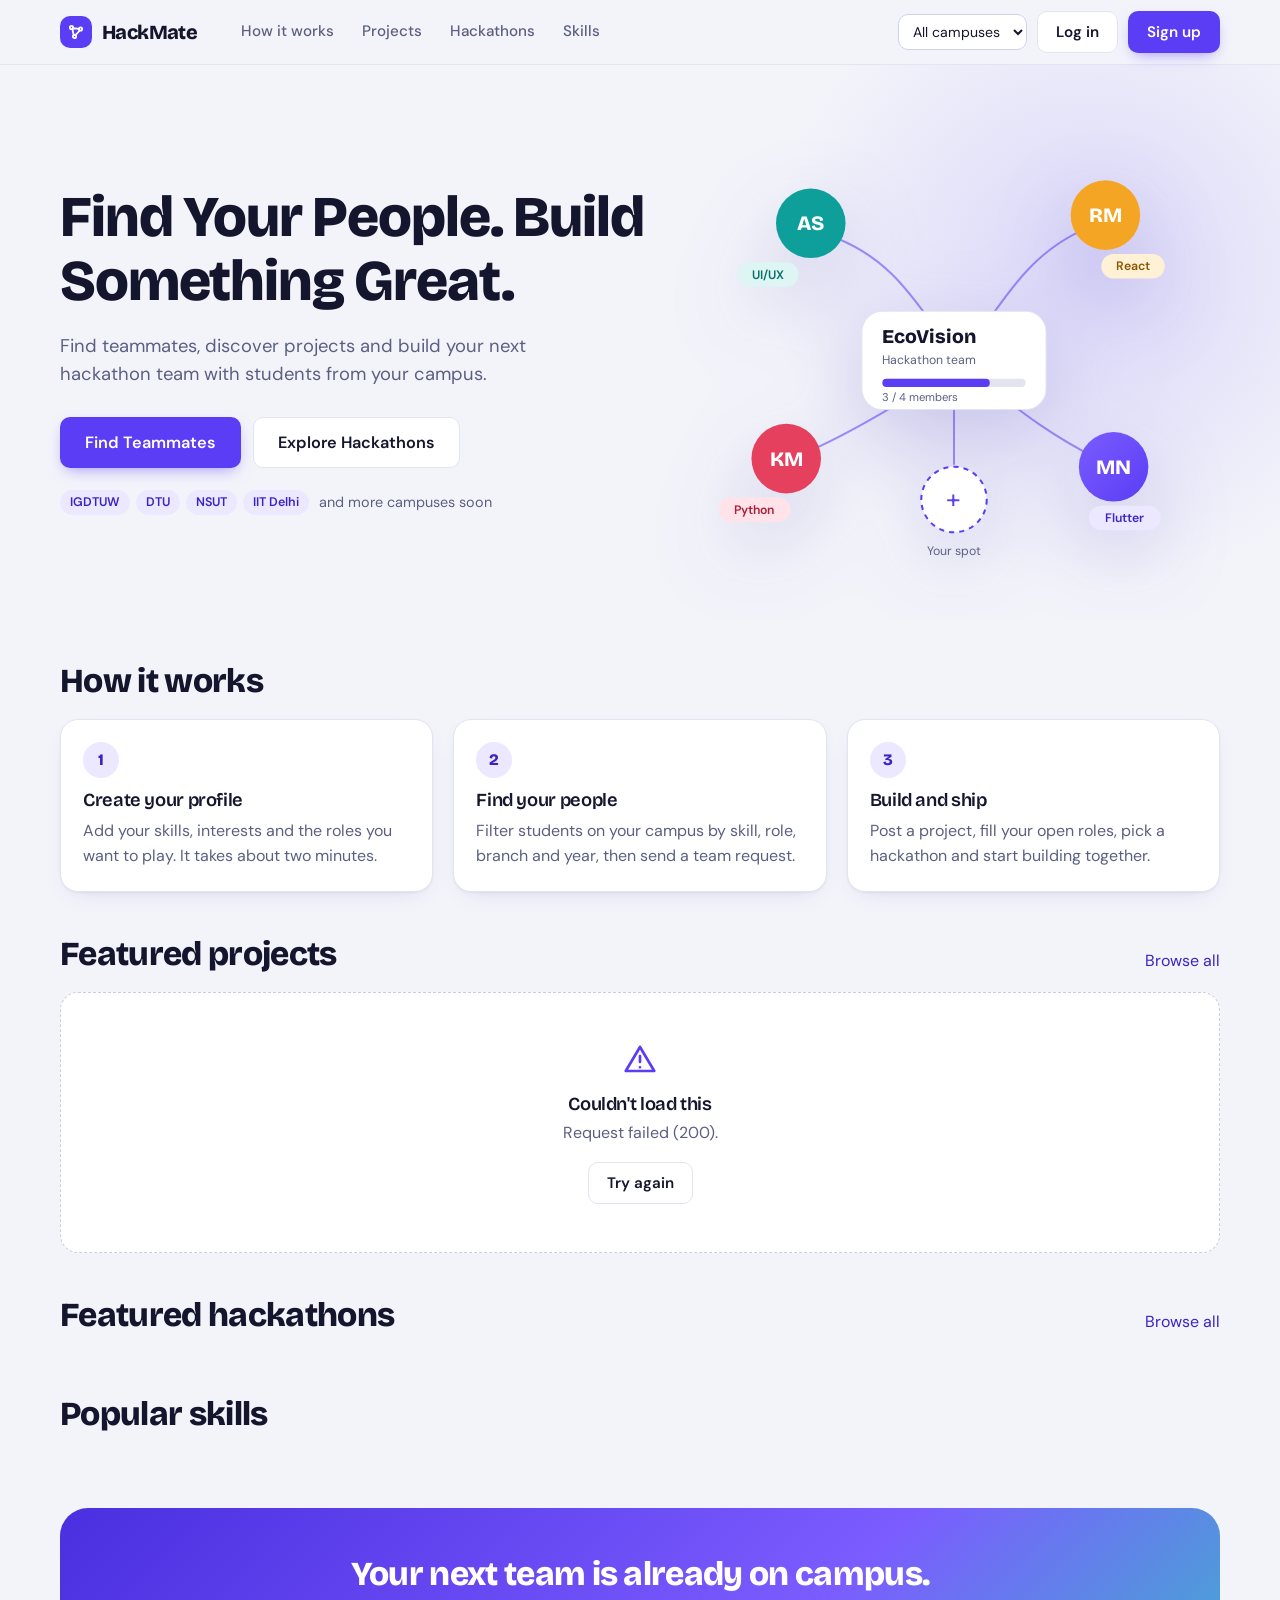
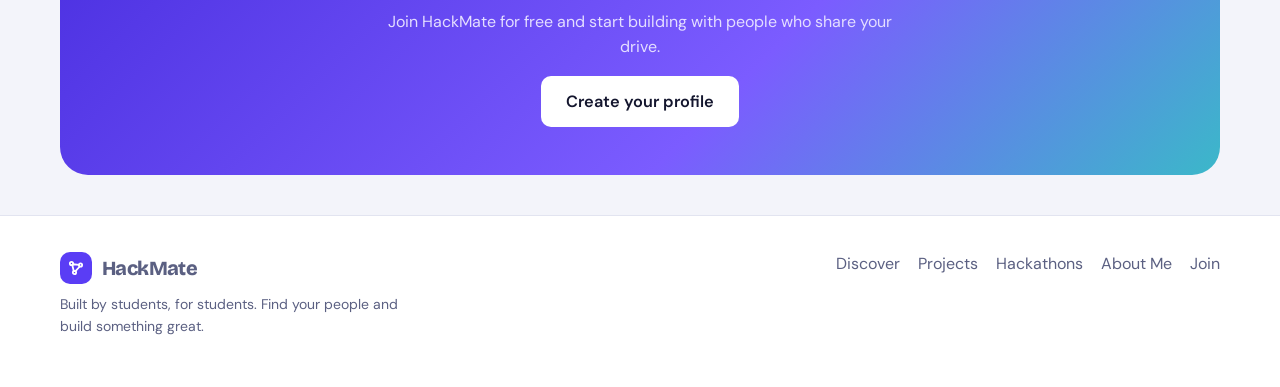
<file: frontend/index.html>
<!DOCTYPE html>
<html lang="en">
<head>
<meta charset="utf-8">
<meta name="viewport" content="width=device-width, initial-scale=1">
<title>HackMate: Find Your People. Build Something Great.</title>
<meta name="description" content="HackMate: find teammates, discover projects and build your next hackathon team with students from your campus.">
<link rel="icon" href="data:image/svg+xml,%3Csvg xmlns='http://www.w3.org/2000/svg' viewBox='0 0 32 32'%3E%3Crect width='32' height='32' rx='9' fill='%235A3DF5'/%3E%3Ccircle cx='10' cy='10' r='3' fill='white'/%3E%3Ccircle cx='22' cy='12' r='3' fill='white'/%3E%3Ccircle cx='14' cy='23' r='3' fill='white'/%3E%3C/svg%3E">
<link rel="stylesheet" href="css/main.css">
<link rel="stylesheet" href="css/landing.css">
<link rel="stylesheet" href="css/responsive.css">
</head>
<body data-root="" data-page="home">
<div id="app-nav"></div>
<main>
<section class="hero"><div class="container hero-grid">
  <div><h1>Find Your People. Build Something Great.</h1>
  <p class="lead">Find teammates, discover projects and build your next hackathon team with students from your campus.</p>
  <div class="hero-cta"><a class="btn btn-primary btn-lg" href="pages/discover.html">Find Teammates</a><a class="btn btn-ghost btn-lg" href="pages/hackathons.html">Explore Hackathons</a></div>
  <div class="hero-note"><span class="chips"><span class="chip">IGDTUW</span><span class="chip">DTU</span><span class="chip">NSUT</span><span class="chip">IIT Delhi</span></span><span>and more campuses soon</span></div></div>
  <div><svg class="hero-art" viewBox="0 0 520 440" role="img" aria-label="Four students connected into a hackathon team by their skills">
<defs><linearGradient id="gv" x1="0" y1="0" x2="1" y2="1"><stop offset="0" stop-color="#7B5CFF"/><stop offset="1" stop-color="#5A3DF5"/></linearGradient></defs>
<g class="link-set"><path class="link draw" d="M138 112 C190 130 215 165 240 200"/><path class="link draw" d="M392 104 C340 125 315 165 290 200"/><path class="link draw" d="M120 322 C170 300 205 275 238 258"/><path class="link draw" d="M400 330 C350 305 318 278 292 258"/><path class="link draw" d="M260 282 L260 336"/></g>
<rect x="170" y="186" width="180" height="96" rx="20" fill="#fff" stroke="#E2E4F0"/>
<text x="190" y="217" font-family="Bricolage Grotesque, DM Sans, sans-serif" font-weight="800" font-size="19" fill="#14162E">EcoVision</text>
<text x="190" y="238" font-family="DM Sans, sans-serif" font-size="12" fill="#5B6082">Hackathon team</text>
<rect x="190" y="252" width="140" height="8" rx="4" fill="#E2E4F0"/><rect x="190" y="252" width="105" height="8" rx="4" fill="#5A3DF5"/>
<text x="190" y="274" font-family="DM Sans, sans-serif" font-size="11" fill="#5B6082">3 / 4 members</text>
<g font-family="Bricolage Grotesque, DM Sans, sans-serif" font-weight="800" font-size="20" fill="#fff" text-anchor="middle">
<circle cx="120" cy="100" r="34" fill="#0E9F9A"/><text x="120" y="107">AS</text>
<circle cx="408" cy="92" r="34" fill="#F5A524"/><text x="408" y="99">RM</text>
<circle cx="96" cy="330" r="34" fill="#E5405E"/><text x="96" y="337">KM</text>
<circle cx="416" cy="338" r="34" fill="url(#gv)"/><text x="416" y="345">MN</text></g>
<circle cx="260" cy="370" r="32" fill="#fff" stroke="#5A3DF5" stroke-width="2" stroke-dasharray="5 5"/><text x="260" y="378" text-anchor="middle" font-size="26" fill="#5A3DF5" font-family="DM Sans, sans-serif">+</text>
<text x="260" y="424" text-anchor="middle" font-size="12" fill="#5B6082" font-family="DM Sans, sans-serif">Your spot</text>
<g font-family="DM Sans, sans-serif" font-size="12" font-weight="600">
<rect x="48" y="138" width="60" height="24" rx="12" fill="#DDF5F3"/><text x="78" y="154" text-anchor="middle" fill="#0A6F6B">UI/UX</text>
<rect x="404" y="130" width="62" height="24" rx="12" fill="#FFF1D6"/><text x="435" y="146" text-anchor="middle" fill="#8A5600">React</text>
<rect x="30" y="368" width="70" height="24" rx="12" fill="#FFE3E8"/><text x="65" y="384" text-anchor="middle" fill="#A8203B">Python</text>
<rect x="392" y="376" width="70" height="24" rx="12" fill="#ECE8FF"/><text x="427" y="392" text-anchor="middle" fill="#3B24C4">Flutter</text></g>
</svg></div></div></section>
<div class="container">
  <div class="stats" id="stats" aria-label="Platform statistics"></div>
  <section class="section" id="how"><div class="section-head"><h2>How it works</h2></div><div class="steps"><div class="card"><div class="step-n">1</div><h3>Create your profile</h3><p class="muted" style="margin:0">Add your skills, interests and the roles you want to play. It takes about two minutes.</p></div><div class="card"><div class="step-n">2</div><h3>Find your people</h3><p class="muted" style="margin:0">Filter students on your campus by skill, role, branch and year, then send a team request.</p></div><div class="card"><div class="step-n">3</div><h3>Build and ship</h3><p class="muted" style="margin:0">Post a project, fill your open roles, pick a hackathon and start building together.</p></div></div></section>
  <section class="section" id="projects"><div class="section-head"><h2>Featured projects</h2><a href="pages/projects.html">Browse all</a></div><div class="grid-cards" id="featuredProjects"></div></section>
  <section class="section" id="hackathons"><div class="section-head"><h2>Featured hackathons</h2><a href="pages/hackathons.html">Browse all</a></div><div class="grid-cards" id="featuredHackathons"></div></section>
  <section class="section" id="skills"><div class="section-head"><h2>Popular skills</h2></div><div class="skill-cloud" id="skillCloud"></div></section>
  <section class="cta-band"><h2 style="color:#fff">Your next team is already on campus.</h2><p>Join HackMate for free and start building with people who share your drive.</p><a class="btn btn-ghost btn-lg" href="pages/signup.html">Create your profile</a></section>
</div></main>
<div id="app-footer"></div>
<div class="toast-stack" id="toasts" aria-live="polite"></div>
<script src="js/utils.js"></script>
<script src="js/api.js"></script>
<script src="js/components.js"></script>
<script src="js/landing.js"></script>
</body>
</html>
</file>
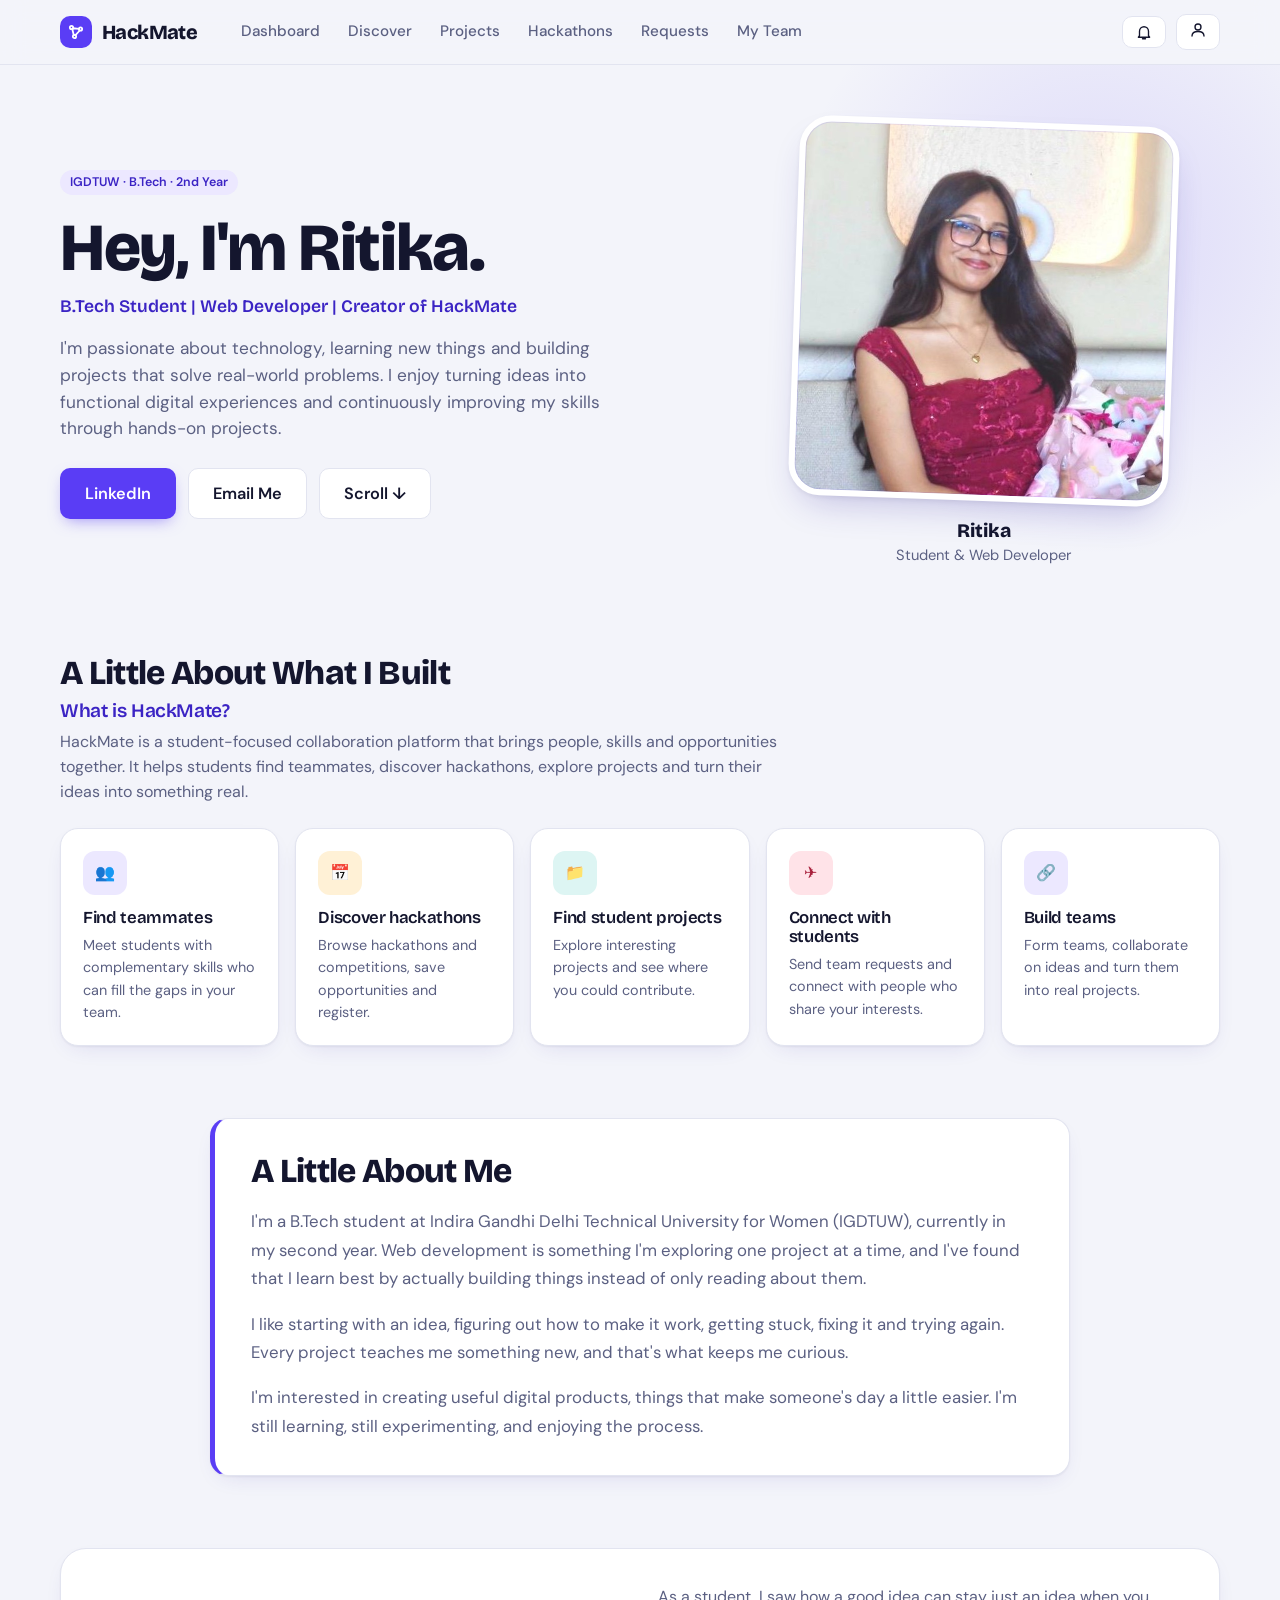
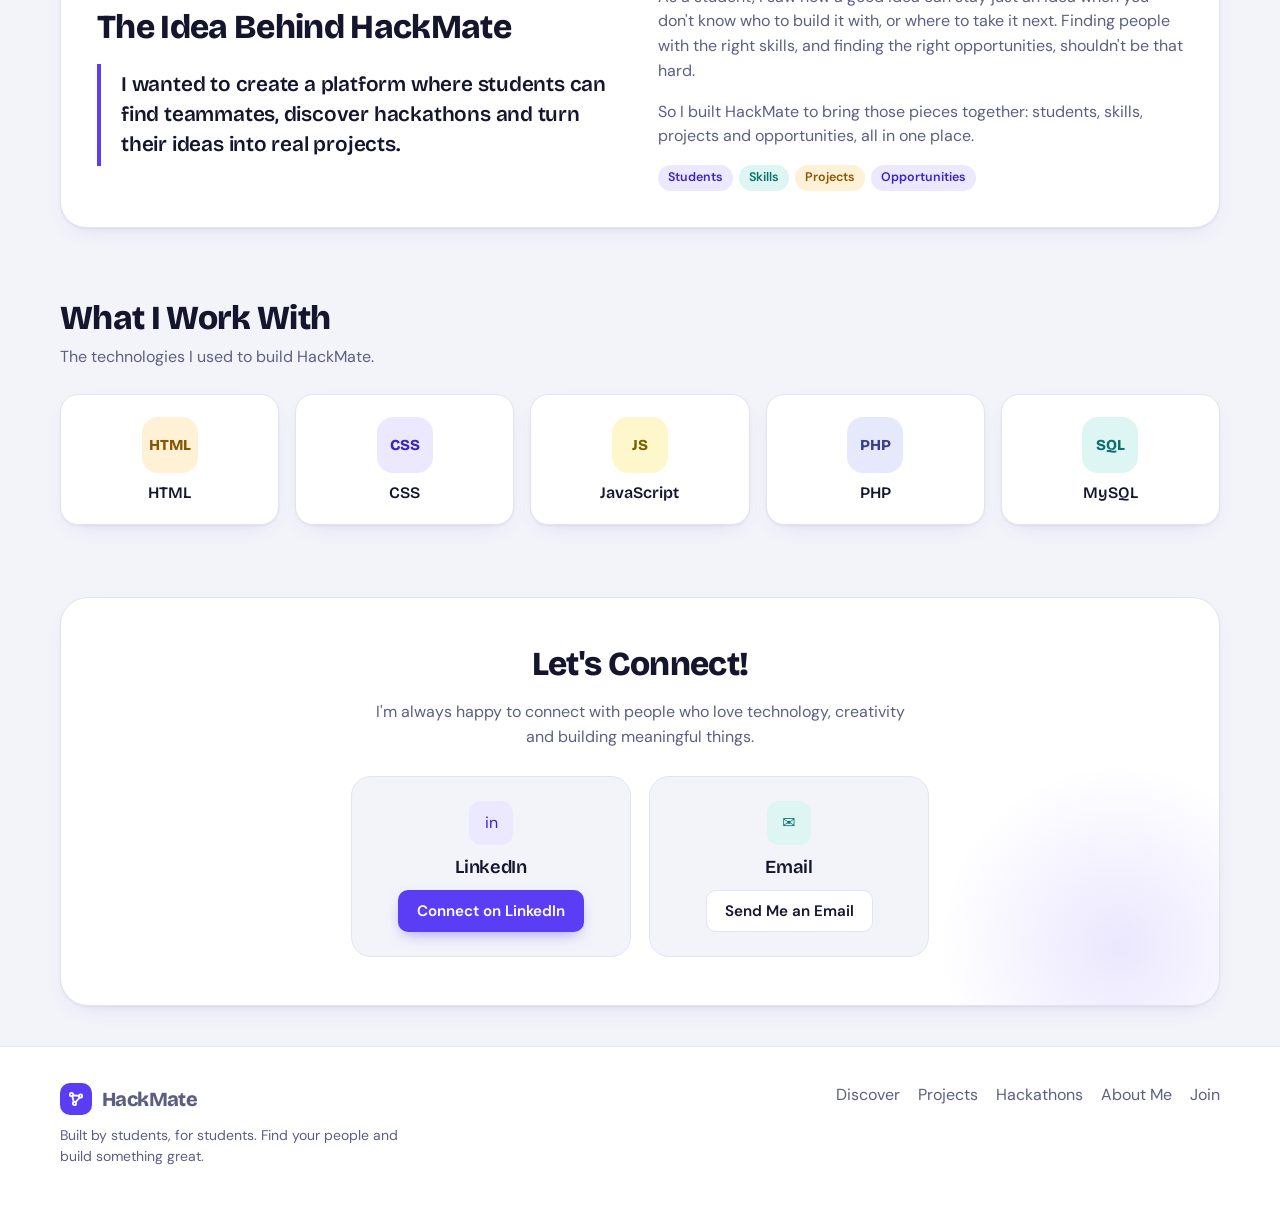
<file: frontend/pages/about-me.html>
<!DOCTYPE html>
<html lang="en">
<head>
  <meta charset="utf-8">
  <meta name="viewport" content="width=device-width, initial-scale=1">
  <title>About Me · HackMate</title>
  <meta name="description" content="Hey, I'm Ritika, a B.Tech student, web developer and the creator of HackMate.">

  <link rel="icon" href="data:image/svg+xml,%3Csvg xmlns='http://www.w3.org/2000/svg' viewBox='0 0 32 32'%3E%3Crect width='32' height='32' rx='9' fill='%235A3DF5'/%3E%3Ccircle cx='10' cy='10' r='3' fill='white'/%3E%3Ccircle cx='22' cy='12' r='3' fill='white'/%3E%3Ccircle cx='14' cy='23' r='3' fill='white'/%3E%3C/svg%3E">

  <link rel="stylesheet" href="../css/main.css">
  <link rel="stylesheet" href="../css/about-me.css">
  <link rel="stylesheet" href="../css/responsive.css">
</head>

<body data-root="../" data-page="about-me">

<div id="app-nav"></div>

<main id="top">

  <!-- 1. ABOUT ME -->
  <section class="me-hero" aria-labelledby="meTitle">
    <div class="container me-hero-grid">

      <div class="me-intro reveal">
        <span class="chip me-eyebrow">IGDTUW · B.Tech · 2nd Year</span>

        <h1 id="meTitle">Hey, I'm Ritika.</h1>

        <p class="me-sub">B.Tech Student | Web Developer | Creator of HackMate</p>

        <p class="me-lead">
          I'm passionate about technology, learning new things and building
          projects that solve real-world problems. I enjoy turning ideas into
          functional digital experiences and continuously improving my skills
          through hands-on projects.
        </p>

        <div class="me-actions">
          <a class="btn btn-primary btn-lg"
             href="https://www.linkedin.com/in/ritika-yadav-211150325/"
             target="_blank" rel="noopener noreferrer">
            LinkedIn
          </a>

          <a class="btn btn-ghost btn-lg"
             href="mailto:ritika102btit25@igdtuw.ac.in">
            Email Me
          </a>

          <a class="btn btn-ghost btn-lg me-scroll"
             href="#built" aria-label="Scroll to the next section">
            Scroll ↓
          </a>
        </div>
      </div>

      <figure class="me-photo-wrap reveal">
        <div class="me-photo" id="mePhotoBox">
          <img id="mePhoto"
               src="../assets/images/ritika.jpg"
               alt="Portrait of Ritika, creator of HackMate"
               width="420" height="420">

          <div class="me-photo-fallback" id="mePhotoFallback" hidden>
            <span aria-hidden="true">R</span>
            <small>Add your photo as<br>assets/images/ritika.jpg</small>
          </div>
        </div>

        <figcaption>
          <b>Ritika</b>
          <span>Student &amp; Web Developer</span>
        </figcaption>
      </figure>

    </div>
  </section>

  <div class="container">

    <!-- 2. WHAT I BUILT -->
    <section class="me-section" id="built" aria-labelledby="builtTitle">

      <div class="me-head reveal">
        <h2 id="builtTitle">A Little About What I Built</h2>

        <h3 class="me-subhead">What is HackMate?</h3>

        <p class="muted">
          HackMate is a student-focused collaboration platform that brings
          people, skills and opportunities together. It helps students find
          teammates, discover hackathons, explore projects and turn their
          ideas into something real.
        </p>
      </div>

      <div class="me-cards">

        <article class="card hoverable me-card reveal">
          <span class="me-icon">👥</span>
          <h3>Find teammates</h3>
          <p class="muted">Meet students with complementary skills who can fill the gaps in your team.</p>
        </article>

        <article class="card hoverable me-card reveal">
          <span class="me-icon sun">📅</span>
          <h3>Discover hackathons</h3>
          <p class="muted">Browse hackathons and competitions, save opportunities and register.</p>
        </article>

        <article class="card hoverable me-card reveal">
          <span class="me-icon teal">📁</span>
          <h3>Find student projects</h3>
          <p class="muted">Explore interesting projects and see where you could contribute.</p>
        </article>

        <article class="card hoverable me-card reveal">
          <span class="me-icon rose">✈</span>
          <h3>Connect with students</h3>
          <p class="muted">Send team requests and connect with people who share your interests.</p>
        </article>

        <article class="card hoverable me-card reveal">
          <span class="me-icon">🔗</span>
          <h3>Build teams</h3>
          <p class="muted">Form teams, collaborate on ideas and turn them into real projects.</p>
        </article>

      </div>
    </section>

    <!-- 3. MY STORY -->
    <section class="me-section" aria-labelledby="storyTitle">
      <div class="card me-story reveal">

        <h2 id="storyTitle">A Little About Me</h2>

        <p>
          I'm a B.Tech student at Indira Gandhi Delhi Technical University
          for Women (IGDTUW), currently in my second year. Web development
          is something I'm exploring one project at a time, and I've found
          that I learn best by actually building things instead of only reading about them.
        </p>

        <p>
          I like starting with an idea, figuring out how to make it work,
          getting stuck, fixing it and trying again. Every project teaches
          me something new, and that's what keeps me curious.
        </p>

        <p>
          I'm interested in creating useful digital products, things that
          make someone's day a little easier. I'm still learning, still
          experimenting, and enjoying the process.
        </p>

      </div>
    </section>

    <!-- 4. WHY I BUILT HACKMATE -->
    <section class="me-section" aria-labelledby="ideaTitle">
      <div class="me-idea reveal">

        <div>
          <h2 id="ideaTitle">The Idea Behind HackMate</h2>

          <blockquote class="me-quote">
            I wanted to create a platform where students can find teammates,
            discover hackathons and turn their ideas into real projects.
          </blockquote>
        </div>

        <div class="me-idea-text">
          <p>
            As a student, I saw how a good idea can stay just an idea when
            you don't know who to build it with, or where to take it next.
            Finding people with the right skills, and finding the right
            opportunities, shouldn't be that hard.
          </p>

          <p>
            So I built HackMate to bring those pieces together: students,
            skills, projects and opportunities, all in one place.
          </p>

          <div class="chips">
            <span class="chip">Students</span>
            <span class="chip teal">Skills</span>
            <span class="chip sun">Projects</span>
            <span class="chip">Opportunities</span>
          </div>
        </div>

      </div>
    </section>

    <!-- 5. SKILLS -->
    <section class="me-section" aria-labelledby="skillsTitle">

      <div class="me-head reveal">
        <h2 id="skillsTitle">What I Work With</h2>
        <p class="muted">The technologies I used to build HackMate.</p>
      </div>

      <ul class="me-tech" role="list">
        <li class="card hoverable reveal"><span class="tech-tile t-html">HTML</span><b>HTML</b></li>
        <li class="card hoverable reveal"><span class="tech-tile t-css">CSS</span><b>CSS</b></li>
        <li class="card hoverable reveal"><span class="tech-tile t-js">JS</span><b>JavaScript</b></li>
        <li class="card hoverable reveal"><span class="tech-tile t-php">PHP</span><b>PHP</b></li>
        <li class="card hoverable reveal"><span class="tech-tile t-sql">SQL</span><b>MySQL</b></li>
      </ul>

    </section>

    <!-- 6. CONNECT -->
    <section class="me-connect reveal" aria-labelledby="connectTitle">

      <h2 id="connectTitle">Let's Connect!</h2>

      <p>
        I'm always happy to connect with people who love technology,
        creativity and building meaningful things.
      </p>

      <div class="me-connect-grid">

        <div class="me-connect-card">
          <span class="me-icon">in</span>
          <h3>LinkedIn</h3>
          <a class="btn btn-primary"
             href="https://www.linkedin.com/in/ritika-yadav-211150325/"
             target="_blank" rel="noopener noreferrer">
            Connect on LinkedIn
          </a>
        </div>

        <div class="me-connect-card">
          <span class="me-icon teal">✉</span>
          <h3>Email</h3>
          <a class="btn btn-ghost"
             href="mailto:ritika102btit25@igdtuw.ac.in">
            Send Me an Email
          </a>
        </div>

      </div>
    </section>

  </div>
</main>

<div id="app-footer"></div>
<div class="toast-stack" id="toasts" aria-live="polite"></div>

<script src="../js/utils.js"></script>
<script src="../js/api.js"></script>
<script src="../js/components.js"></script>
<script src="../js/about-me.js"></script>

</body>
</html>
</file>
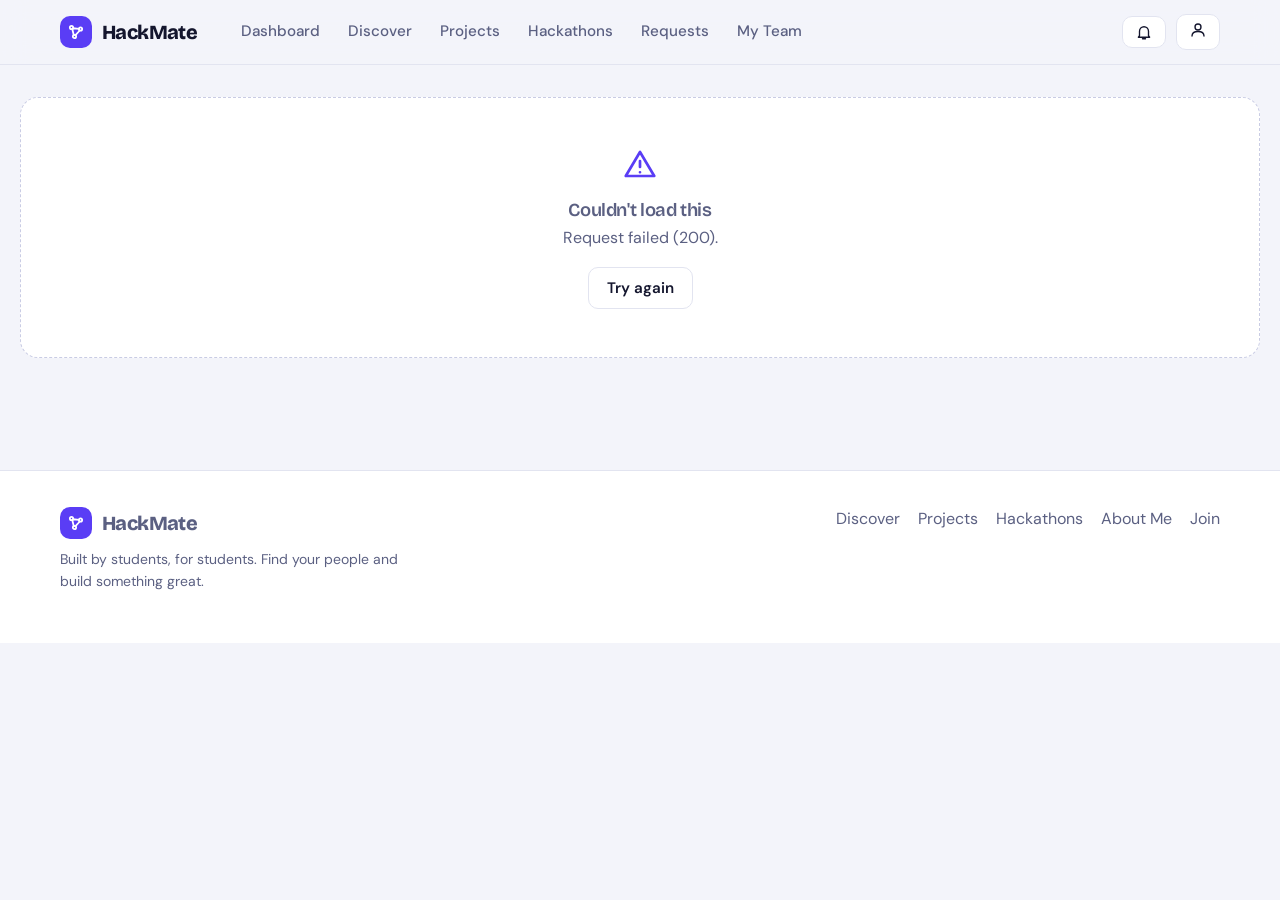
<file: frontend/pages/admin.html>
<!DOCTYPE html>
<html lang="en">
<head>
<meta charset="utf-8">
<meta name="viewport" content="width=device-width, initial-scale=1">
<title>Admin Command Centre · HackMate</title>
<meta name="description" content="HackMate Admin Command Centre: platform statistics, moderation and content management.">
<meta name="robots" content="noindex, nofollow">
<link rel="icon" href="data:image/svg+xml,%3Csvg xmlns='http://www.w3.org/2000/svg' viewBox='0 0 32 32'%3E%3Crect width='32' height='32' rx='9' fill='%235A3DF5'/%3E%3Ccircle cx='10' cy='10' r='3' fill='white'/%3E%3Ccircle cx='22' cy='12' r='3' fill='white'/%3E%3Ccircle cx='14' cy='23' r='3' fill='white'/%3E%3C/svg%3E">
<link rel="stylesheet" href="../css/main.css">
<link rel="stylesheet" href="../css/team.css">
<link rel="stylesheet" href="../css/admin.css">
<link rel="stylesheet" href="../css/responsive.css">
</head>
<body data-root="../" data-page="admin">
<div id="app-nav"></div>
<main class="container page admin-page">
<div id="adminGate" class="muted" role="status">Checking access…</div>
<div id="adminShell" hidden>
<div class="admin-layout">
<aside class="admin-side" aria-label="Admin navigation">
<div class="admin-brand"><span class="logo-mark" aria-hidden="true"><svg width="18" height="18" viewBox="0 0 32 32"><circle cx="10" cy="10" r="3.4" fill="#fff"/><circle cx="22" cy="12" r="3.4" fill="#fff"/><circle cx="14" cy="23" r="3.4" fill="#fff"/></svg></span><span><b>HackMate</b><small>Admin Console</small></span><span class="admin-pill">Admin</span></div>
<nav class="admin-nav" id="adminNav">
<a href="#overview" data-tab="overview"></a>
<a href="#users" data-tab="users"></a>
<a href="#projects" data-tab="projects"></a>
<a href="#hackathons" data-tab="hackathons"></a>
<a href="#reports" data-tab="reports"></a>
<a href="#skills" data-tab="skills"></a>
<a href="#activity" data-tab="activity"></a>
</nav>
<a class="admin-back" href="dashboard.html" id="adminBack"></a>
</aside>
<div class="admin-main">
<header class="admin-head">
<div><p class="admin-eyebrow">HackMate · Administration</p><h1>Admin Command Centre</h1><p class="admin-welcome" id="adminWelcome"></p></div>
<button class="btn btn-ghost btn-sm" id="adminRefresh" type="button"></button>
</header>
<h2 class="admin-section-title" id="sectionTitle" tabindex="-1">Overview</h2>
<div id="panel" aria-live="polite"></div>
</div>
</div>
</div>
</main>
<div id="app-footer"></div>
<div class="toast-stack" id="toasts" aria-live="polite"></div>
<script src="../js/utils.js"></script>
<script src="../js/api.js"></script>
<script src="../js/components.js"></script>
<script src="../js/admin-dashboard.js"></script>
<script src="../js/admin.js"></script>
</body>
</html>
</file>
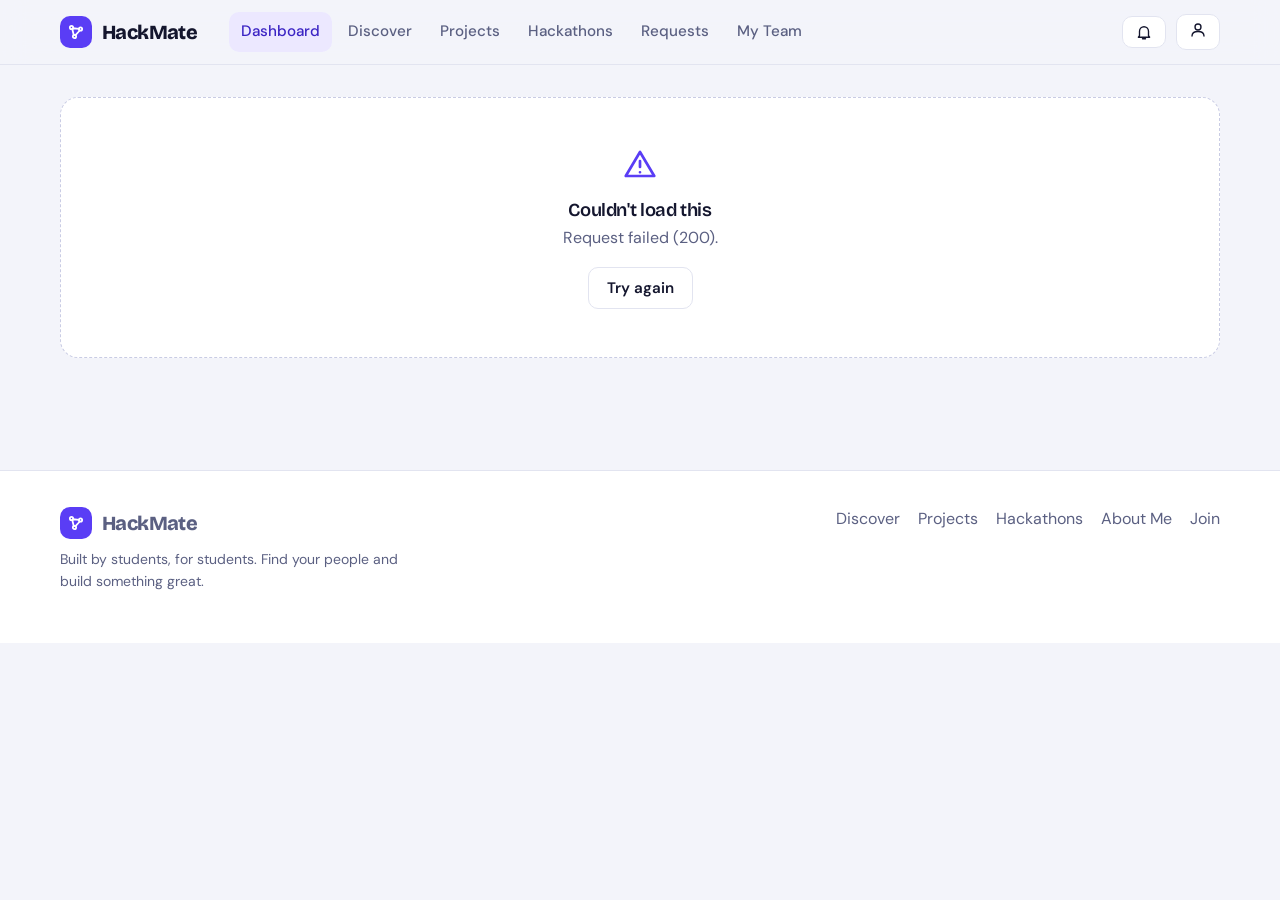
<file: frontend/pages/dashboard.html>
<!DOCTYPE html>
<html lang="en">
<head>
<meta charset="utf-8">
<meta name="viewport" content="width=device-width, initial-scale=1">
<title>Dashboard · HackMate</title>
<meta name="description" content="HackMate: find teammates, discover projects and build your next hackathon team with students from your campus.">
<link rel="icon" href="data:image/svg+xml,%3Csvg xmlns='http://www.w3.org/2000/svg' viewBox='0 0 32 32'%3E%3Crect width='32' height='32' rx='9' fill='%235A3DF5'/%3E%3Ccircle cx='10' cy='10' r='3' fill='white'/%3E%3Ccircle cx='22' cy='12' r='3' fill='white'/%3E%3Ccircle cx='14' cy='23' r='3' fill='white'/%3E%3C/svg%3E">
<link rel="stylesheet" href="../css/main.css">
<link rel="stylesheet" href="../css/dashboard.css">
<link rel="stylesheet" href="../css/responsive.css">
</head>
<body data-root="../" data-page="dashboard">
<div id="app-nav"></div>
<main class="container page">
<div id="dash"></div>
</main>
<div id="app-footer"></div>
<div class="toast-stack" id="toasts" aria-live="polite"></div>
<script src="../js/utils.js"></script>
<script src="../js/api.js"></script>
<script src="../js/components.js"></script>
<script src="../js/dashboard.js"></script>
</body>
</html>
</file>
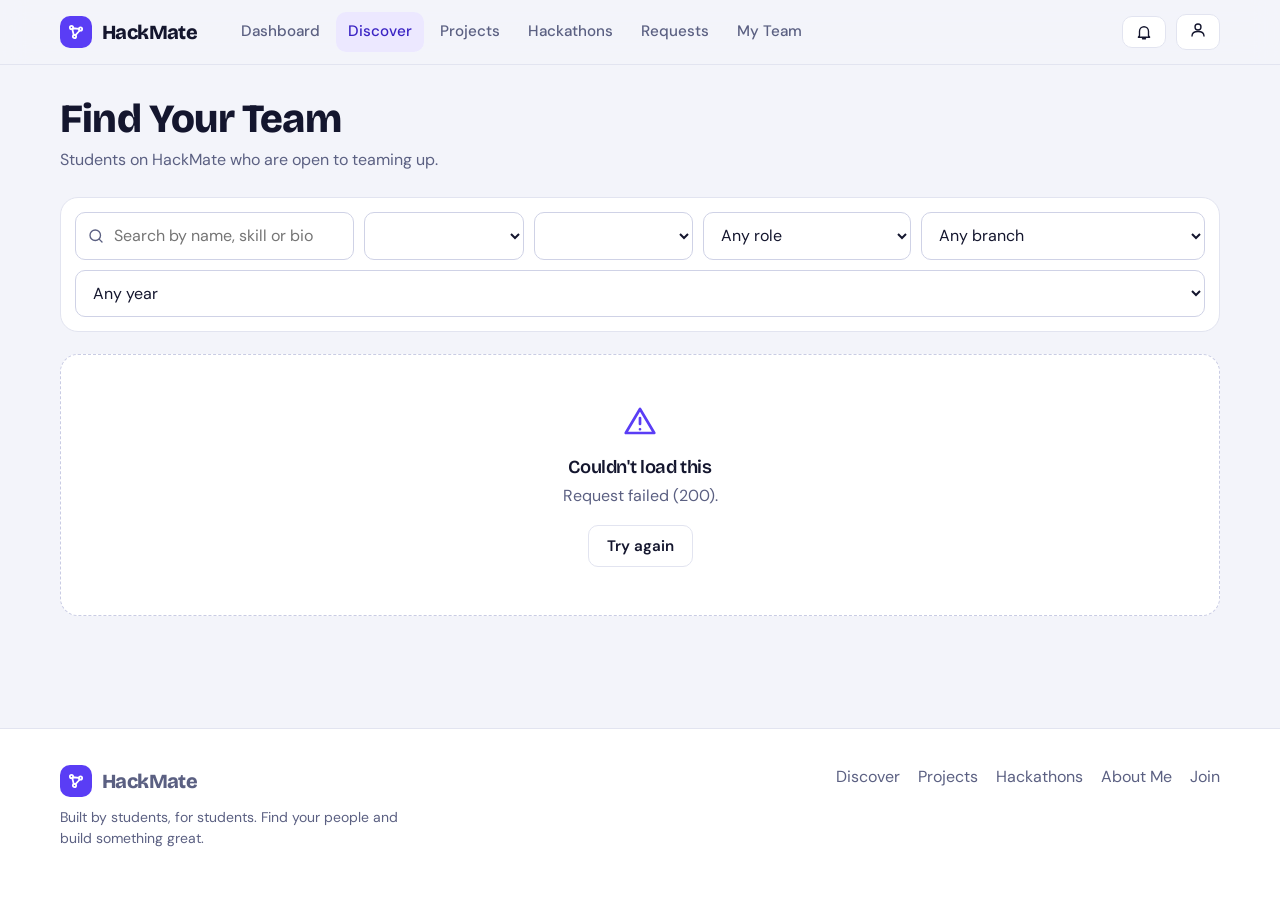
<file: frontend/pages/discover.html>
<!DOCTYPE html>
<html lang="en">
<head>
<meta charset="utf-8">
<meta name="viewport" content="width=device-width, initial-scale=1">
<title>Discover · HackMate</title>
<meta name="description" content="HackMate: find teammates, discover projects and build your next hackathon team with students from your campus.">
<link rel="icon" href="data:image/svg+xml,%3Csvg xmlns='http://www.w3.org/2000/svg' viewBox='0 0 32 32'%3E%3Crect width='32' height='32' rx='9' fill='%235A3DF5'/%3E%3Ccircle cx='10' cy='10' r='3' fill='white'/%3E%3Ccircle cx='22' cy='12' r='3' fill='white'/%3E%3Ccircle cx='14' cy='23' r='3' fill='white'/%3E%3C/svg%3E">
<link rel="stylesheet" href="../css/main.css">
<link rel="stylesheet" href="../css/discover.css">
<link rel="stylesheet" href="../css/responsive.css">
</head>
<body data-root="../" data-page="discover">
<div id="app-nav"></div>
<main class="container page">
<div class="page-head"><div><h1>Find Your Team</h1><p>Students on HackMate who are open to teaming up. <span id="count"></span></p></div></div><form class="filters" id="filters" role="search" novalidate>
  <div class="search"><svg class="icon" viewBox="0 0 24 24" aria-hidden="true"><circle cx="11" cy="11" r="7"/><path d="m20 20-3.5-3.5"/></svg><input class="input" type="search" name="q" placeholder="Search by name, skill or bio" aria-label="Search"></div>
  <select class="select" name="campus" aria-label="Campus"></select><select class="select" name="skill" aria-label="Skill"></select><select class="select" name="role" aria-label="Role"></select><select class="select" name="branch" aria-label="Branch"><option value="">Any branch</option><option value="Computer">Computer Science / Engineering</option><option value="Information Technology">Information Technology</option><option value="Electronics">Electronics</option><option value="Mathematics">Mathematics &amp; Computing</option><option value="Software">Software Engineering</option></select><select class="select" name="year" aria-label="Year"></select>
</form><div class="grid-cards" id="results" aria-live="polite"></div>
</main>
<div id="app-footer"></div>
<div class="toast-stack" id="toasts" aria-live="polite"></div>
<script src="../js/utils.js"></script>
<script src="../js/api.js"></script>
<script src="../js/components.js"></script>
<script src="../js/discover.js"></script>
</body>
</html>
</file>
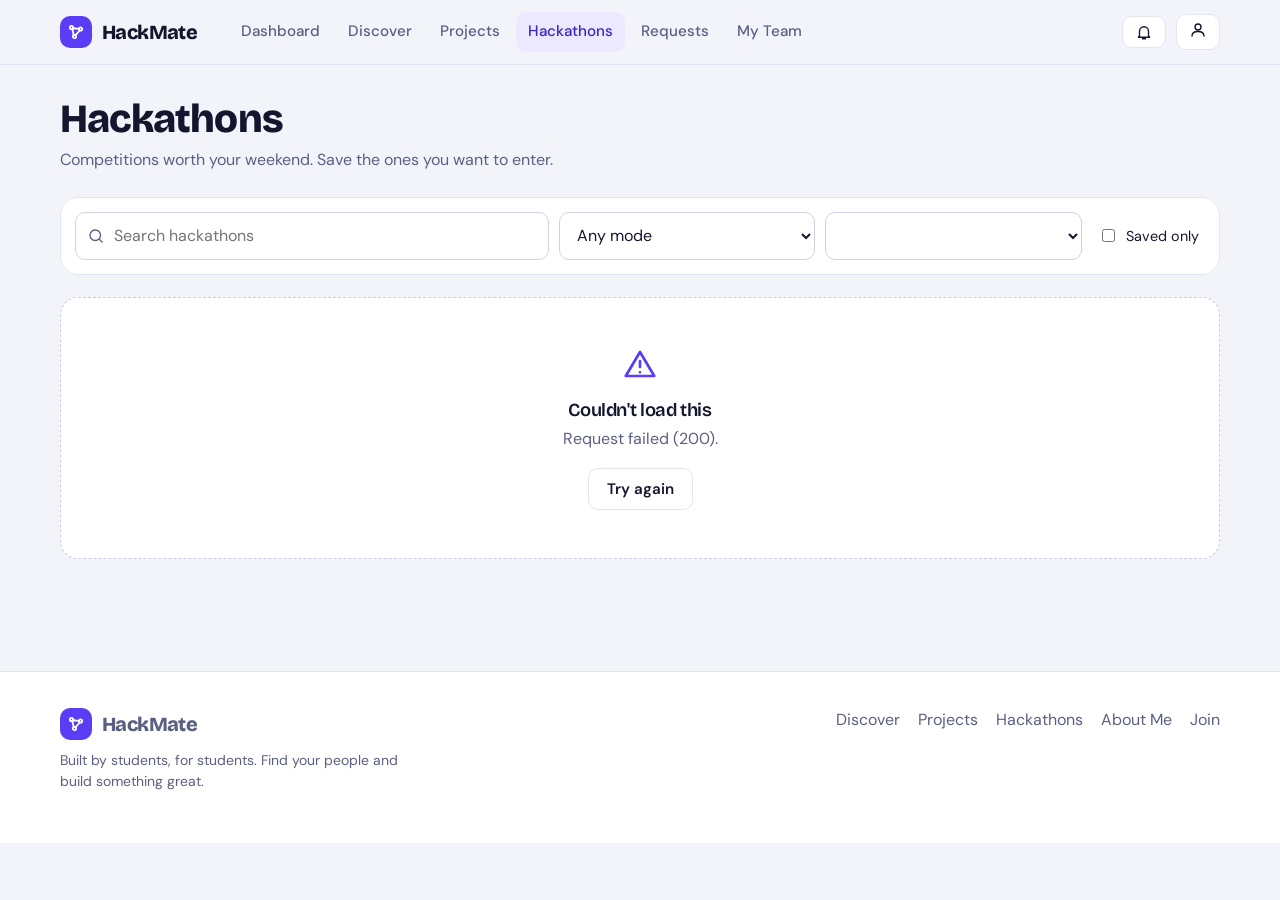
<file: frontend/pages/hackathons.html>
<!DOCTYPE html>
<html lang="en">
<head>
<meta charset="utf-8">
<meta name="viewport" content="width=device-width, initial-scale=1">
<title>Hackathons · HackMate</title>
<meta name="description" content="HackMate: find teammates, discover projects and build your next hackathon team with students from your campus.">
<link rel="icon" href="data:image/svg+xml,%3Csvg xmlns='http://www.w3.org/2000/svg' viewBox='0 0 32 32'%3E%3Crect width='32' height='32' rx='9' fill='%235A3DF5'/%3E%3Ccircle cx='10' cy='10' r='3' fill='white'/%3E%3Ccircle cx='22' cy='12' r='3' fill='white'/%3E%3Ccircle cx='14' cy='23' r='3' fill='white'/%3E%3C/svg%3E">
<link rel="stylesheet" href="../css/main.css">
<link rel="stylesheet" href="../css/hackathons.css">
<link rel="stylesheet" href="../css/responsive.css">
</head>
<body data-root="../" data-page="hackathons">
<div id="app-nav"></div>
<main class="container page">
<div class="page-head"><div><h1>Hackathons</h1><p>Competitions worth your weekend. Save the ones you want to enter.</p></div></div><form class="filters" id="filters" role="search" novalidate>
  <div class="search"><svg class="icon" viewBox="0 0 24 24" aria-hidden="true"><circle cx="11" cy="11" r="7"/><path d="m20 20-3.5-3.5"/></svg><input class="input" type="search" name="q" placeholder="Search hackathons" aria-label="Search"></div>
  <select class="select" name="mode" aria-label="Mode"></select><select class="select" name="skill" aria-label="Skill"></select><label class="check" style="padding:0 6px"><input type="checkbox" id="savedOnly" name="saved" value="1"> Saved only</label>
</form><div class="grid-cards" id="results" aria-live="polite"></div>
</main>
<div id="app-footer"></div><div class="modal" id="detailModal" role="dialog" aria-modal="true" aria-labelledby="detailModal-t"><div class="modal-box wide"><div class="modal-head"><h3 id="detailModal-t"><span id="detailTitle"></span></h3><button class="modal-x" data-close aria-label="Close"><svg class="icon" viewBox="0 0 24 24"><path d="M6 6l12 12M18 6 6 18"/></svg></button></div><div id="detailBody"></div></div></div>
<div class="toast-stack" id="toasts" aria-live="polite"></div>
<script src="../js/utils.js"></script>
<script src="../js/api.js"></script>
<script src="../js/components.js"></script>
<script src="../js/hackathons.js"></script>
</body>
</html>
</file>
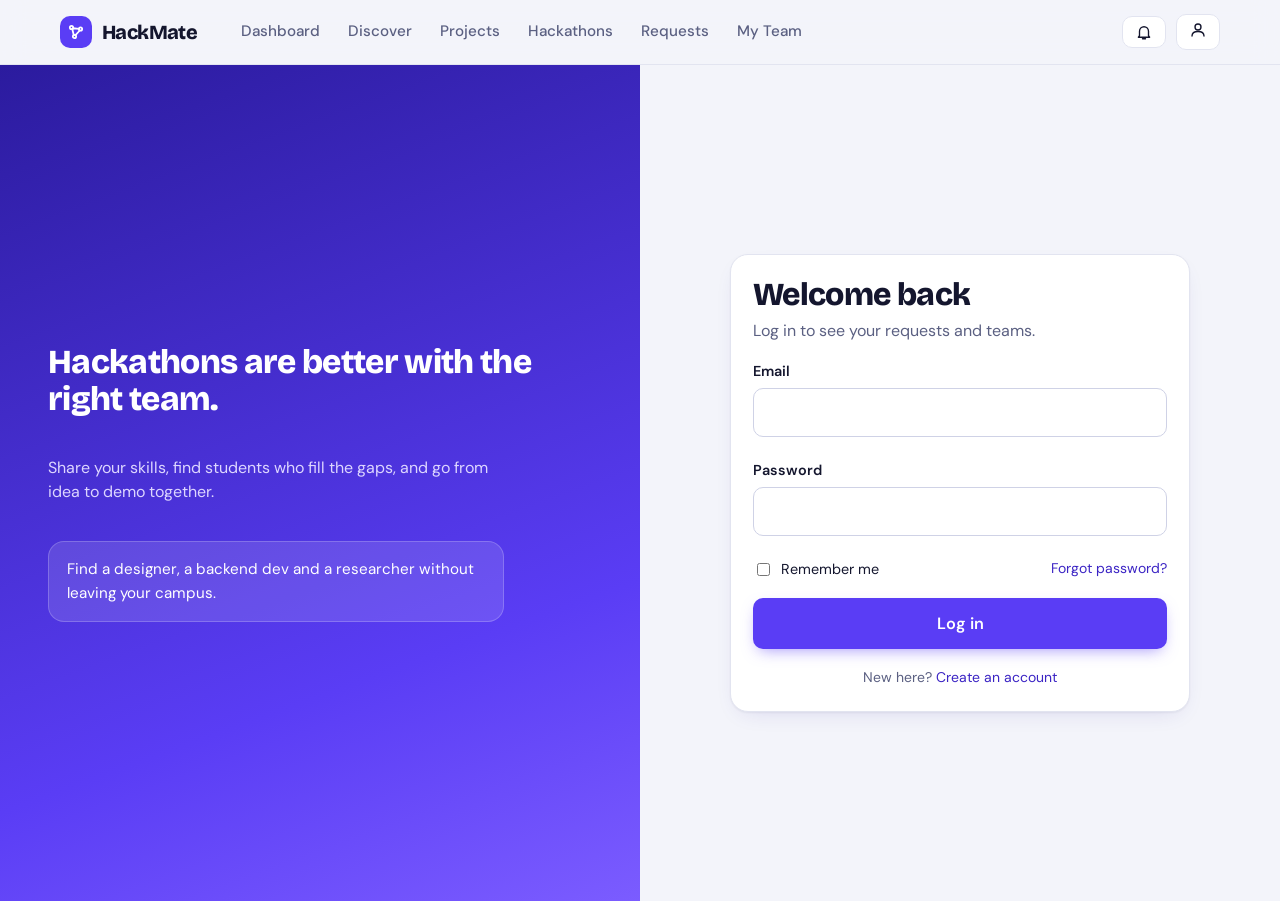
<file: frontend/pages/login.html>
<!DOCTYPE html>
<html lang="en">
<head>
<meta charset="utf-8">
<meta name="viewport" content="width=device-width, initial-scale=1">
<title>Log in · HackMate</title>
<meta name="description" content="HackMate: find teammates, discover projects and build your next hackathon team with students from your campus.">
<link rel="icon" href="data:image/svg+xml,%3Csvg xmlns='http://www.w3.org/2000/svg' viewBox='0 0 32 32'%3E%3Crect width='32' height='32' rx='9' fill='%235A3DF5'/%3E%3Ccircle cx='10' cy='10' r='3' fill='white'/%3E%3Ccircle cx='22' cy='12' r='3' fill='white'/%3E%3Ccircle cx='14' cy='23' r='3' fill='white'/%3E%3C/svg%3E">
<link rel="stylesheet" href="../css/main.css">
<link rel="stylesheet" href="../css/auth.css">
<link rel="stylesheet" href="../css/responsive.css">
</head>
<body data-root="../" data-page="login">
<div id="app-nav"></div>
<div class="auth-wrap"><aside class="auth-side"><h2>Hackathons are better with the right team.</h2><p>Share your skills, find students who fill the gaps, and go from idea to demo together.</p><div class="auth-quote">Find a designer, a backend dev and a researcher without leaving your campus.</div></aside><main class="auth-main"><div class="auth-card card"><h1>Welcome back</h1><p class="muted">Log in to see your requests and teams.</p>
<form id="loginForm" novalidate><div class="form-error hidden" role="alert"></div>
<div class="field"><label for="email">Email</label><input class="input" id="email" name="email" type="email" autocomplete="email" required><div class="field-error"></div></div>
<div class="field"><label for="password">Password</label><input class="input" id="password" name="password" type="password" autocomplete="current-password" required><div class="field-error"></div></div>
<div class="row-between" style="margin-bottom:18px"><label class="check"><input type="checkbox" name="remember"> Remember me</label><a href="#" id="forgotLink" class="small">Forgot password?</a></div>
<button class="btn btn-primary btn-lg" style="width:100%" type="submit">Log in</button></form>
<p class="small muted" style="margin:18px 0 0;text-align:center">New here? <a href="signup.html">Create an account</a></p></div></main></div>
<div class="modal" id="forgotModal" role="dialog" aria-modal="true" aria-labelledby="fp-t"><div class="modal-box"><div class="modal-head"><h3 id="fp-t">Reset your password</h3><button class="modal-x" data-close aria-label="Close"><svg class="icon" viewBox="0 0 24 24"><path d="M6 6l12 12M18 6 6 18"/></svg></button></div>
<p class="muted small">Placeholder UI: the reset email flow is built by the backend developer.</p>
<form id="forgotForm" novalidate><div class="field"><label for="fpEmail">Email</label><input class="input" id="fpEmail" name="email" type="email"><div class="field-error"></div></div><div class="modal-foot"><button type="button" class="btn btn-ghost" data-close>Cancel</button><button class="btn btn-primary" type="submit">Send reset link</button></div></form></div></div>
<div class="toast-stack" id="toasts" aria-live="polite"></div>
<script src="../js/utils.js"></script>
<script src="../js/api.js"></script>
<script src="../js/auth.js"></script>
</body>
</html>
</file>
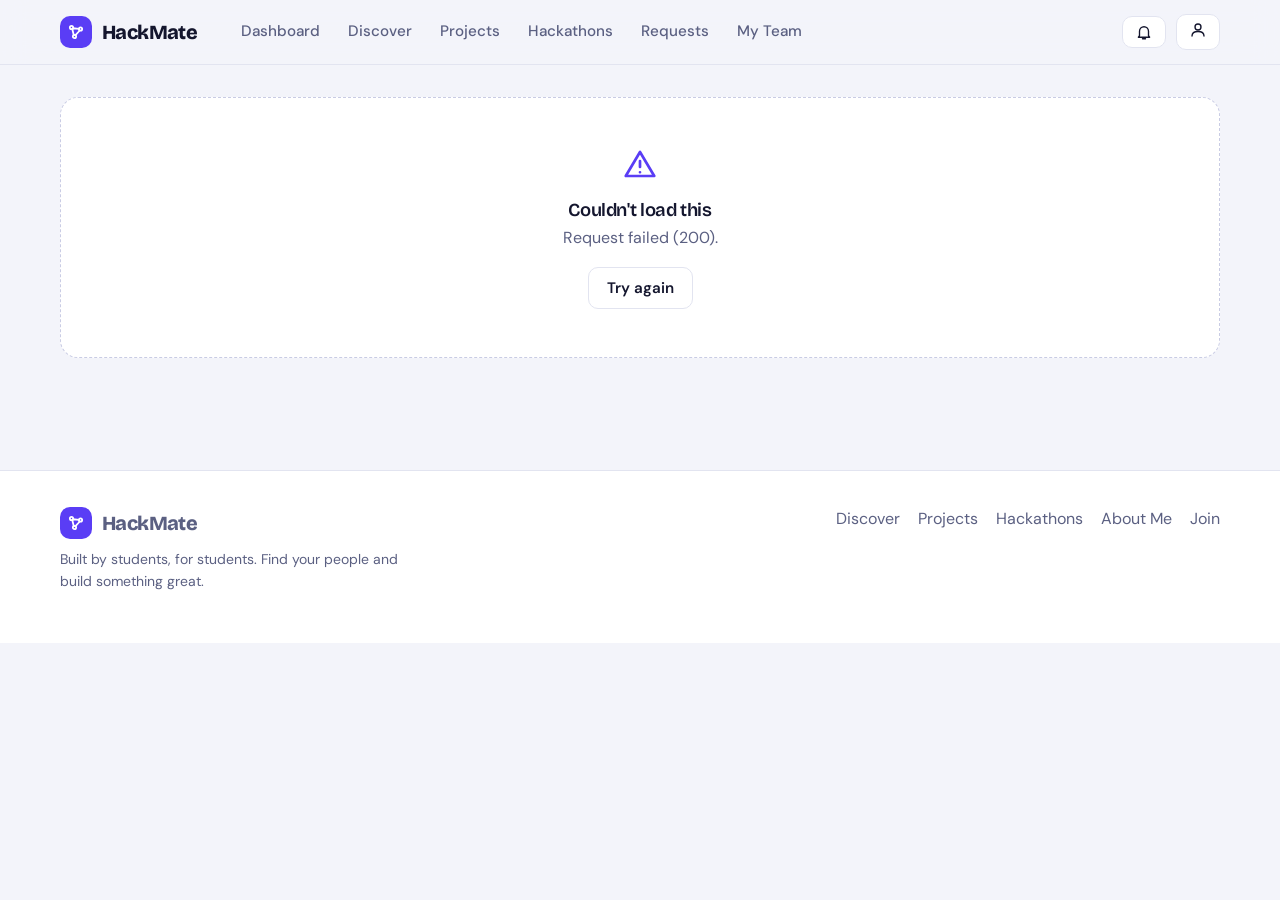
<file: frontend/pages/profile.html>
<!DOCTYPE html>
<html lang="en">
<head>
<meta charset="utf-8">
<meta name="viewport" content="width=device-width, initial-scale=1">
<title>Profile · HackMate</title>
<meta name="description" content="HackMate: find teammates, discover projects and build your next hackathon team with students from your campus.">

<link rel="icon" href="data:image/svg+xml,%3Csvg xmlns='http://www.w3.org/2000/svg' viewBox='0 0 32 32'%3E%3Crect width='32' height='32' rx='9' fill='%235A3DF5'/%3E%3Ccircle cx='10' cy='10' r='3' fill='white'/%3E%3Ccircle cx='22' cy='12' r='3' fill='white'/%3E%3Ccircle cx='14' cy='23' r='3' fill='white'/%3E%3C/svg%3E">

<link rel="stylesheet" href="../css/main.css">
<link rel="stylesheet" href="../css/profile.css">
<link rel="stylesheet" href="../css/responsive.css">
</head>

<body data-root="../" data-page="profile">

<div id="app-nav"></div>

<main class="container page">
  <div id="profile"></div>
</main>

<div id="app-footer"></div>

<div class="modal" id="editModal" role="dialog" aria-modal="true" aria-labelledby="editModal-t">
  <div class="modal-box wide">

    <div class="modal-head">
      <h3 id="editModal-t">Edit profile</h3>

      <button class="modal-x" data-close aria-label="Close">
        <svg class="icon" viewBox="0 0 24 24">
          <path d="M6 6l12 12M18 6 6 18"/>
        </svg>
      </button>
    </div>

    <form id="editForm" novalidate>

      <!-- BASIC DETAILS -->

      <div class="form-grid">

        <div class="field">
          <label for="e-campus">College / campus</label>
          <select class="select" id="e-campus" name="campus_id" required>
            <option value="">Loading colleges…</option>
          </select>
          <div class="field-error"></div>
        </div>

        <div class="field">
          <label for="e-name">Name</label>
          <input class="input" id="e-name" name="name" maxlength="100">
          <div class="field-error"></div>
        </div>

        <div class="field">
          <label for="e-branch">Branch</label>
          <input class="input" id="e-branch" name="branch" maxlength="100">
          <div class="field-error"></div>
        </div>

        <div class="field">
          <label for="e-year">Year</label>
          <select class="select" id="e-year" name="year">
            <option value="1">Year 1</option>
            <option value="2">Year 2</option>
            <option value="3">Year 3</option>
            <option value="4">Year 4</option>
            <option value="5">Year 5</option>
          </select>
          <div class="field-error"></div>
        </div>

      </div>

      <!-- BIO -->

      <div class="field">
        <label for="e-bio">Bio</label>
        <textarea
          class="textarea"
          id="e-bio"
          name="bio"
          maxlength="500"
          placeholder="Tell people a little about yourself..."
        ></textarea>
        <div class="field-error"></div>
      </div>

      <!-- SKILLS -->

      <div class="field bubble-field">
        <label>Skills</label>

        <div class="bubble-picker" id="skillPicker">

          <div class="selected-bubble-section">
            <div class="bubble-section-label">Your selected skills</div>
            <div class="selected-bubbles" id="skillSelected">
              <span class="bubble-empty">No skills selected yet.</span>
            </div>
          </div>

          <div class="bubble-suggestions-section">
            <div class="bubble-section-label">Choose your skills</div>
            <div class="bubble-options" id="skillOptions">
              <p class="muted">Loading skills...</p>
            </div>
          </div>

          <div class="custom-bubble-input">
            <input class="input" type="text" id="customSkill"
              placeholder="Add your own skill..." maxlength="60">
            <button type="button" class="btn btn-ghost" id="addCustomSkill">
              + Add
            </button>
          </div>

        </div>

        <input type="hidden" id="e-skills" name="skills" value="">
        <div class="field-hint">Select multiple skills or add your own.</div>
        <div class="field-error"></div>
      </div>

      <!-- INTERESTS -->

      <div class="field bubble-field">
        <label>Interests</label>

        <div class="bubble-picker" id="interestPicker">

          <div class="selected-bubble-section">
            <div class="bubble-section-label">Your selected interests</div>
            <div class="selected-bubbles" id="interestSelected">
              <span class="bubble-empty">No interests selected yet.</span>
            </div>
          </div>

          <div class="bubble-suggestions-section">
            <div class="bubble-section-label">Explore interests</div>
            <div class="bubble-options" id="interestOptions">
              <p class="muted">Loading interests...</p>
            </div>
          </div>

          <div class="custom-bubble-input">
            <input class="input" type="text" id="customInterest"
              placeholder="Add your own interest..." maxlength="40">
            <button type="button" class="btn btn-ghost" id="addCustomInterest">
              + Add
            </button>
          </div>

        </div>

        <input type="hidden" id="e-int" name="interests" value="">
        <div class="field-hint">Choose multiple interests or add your own.</div>
        <div class="field-error"></div>
      </div>

      <!-- PREFERRED ROLES -->

      <div class="field bubble-field">
        <label>Preferred roles</label>

        <div class="bubble-picker" id="rolePicker">

          <div class="selected-bubble-section">
            <div class="bubble-section-label">Your selected roles</div>
            <div class="selected-bubbles" id="roleSelected">
              <span class="bubble-empty">No roles selected yet.</span>
            </div>
          </div>

          <div class="bubble-suggestions-section">
            <div class="bubble-section-label">Choose your preferred roles</div>
            <div class="bubble-options" id="roleOptions">
              <p class="muted">Loading roles...</p>
            </div>
          </div>

          <div class="custom-bubble-input">
            <input class="input" type="text" id="customRole"
              placeholder="Add your own preferred role..." maxlength="40">
            <button type="button" class="btn btn-ghost" id="addCustomRole">
              + Add
            </button>
          </div>

        </div>

        <input type="hidden" id="e-roles" name="preferred_roles" value="">
        <div class="field-hint">Choose multiple roles or add your own.</div>
        <div class="field-error"></div>
      </div>

      <!-- EXPERIENCE -->

      <div class="field">
        <label for="e-exp">Experience</label>
        <textarea
          class="textarea"
          id="e-exp"
          name="experience_text"
          maxlength="500"
          placeholder="Tell us about your projects, hackathons, internships, technical experience or achievements..."
        ></textarea>
        <div class="field-hint">
          Describe your real experience, projects and achievements in your own words.
        </div>
      </div>

      <!-- SOCIAL LINKS -->

      <div class="form-grid">

        <div class="field">
          <label for="e-gh">GitHub</label>
          <input class="input" id="e-gh" name="github_url"
            type="url" placeholder="https://github.com/you">
          <div class="field-error"></div>
        </div>

        <div class="field">
          <label for="e-li">LinkedIn</label>
          <input class="input" id="e-li" name="linkedin_url"
            type="url" placeholder="https://linkedin.com/in/you">
          <div class="field-error"></div>
        </div>

      </div>

      <!-- TEAM STATUS -->

      <label class="check" style="margin-bottom:14px">
        <input type="checkbox" name="looking_for_team">
        I am looking for a team
      </label>

      <!-- ACTIONS -->

      <div class="modal-foot">
        <button type="button" class="btn btn-ghost" data-close>
          Cancel
        </button>
        <button class="btn btn-primary" type="submit">
          Save changes
        </button>
      </div>

    </form>
  </div>
</div>

<div class="toast-stack" id="toasts" aria-live="polite"></div>

<script src="../js/utils.js"></script>
<script src="../js/api.js"></script>
<script src="../js/components.js"></script>
<script src="../js/profile.js"></script>

</body>
</html>
</file>
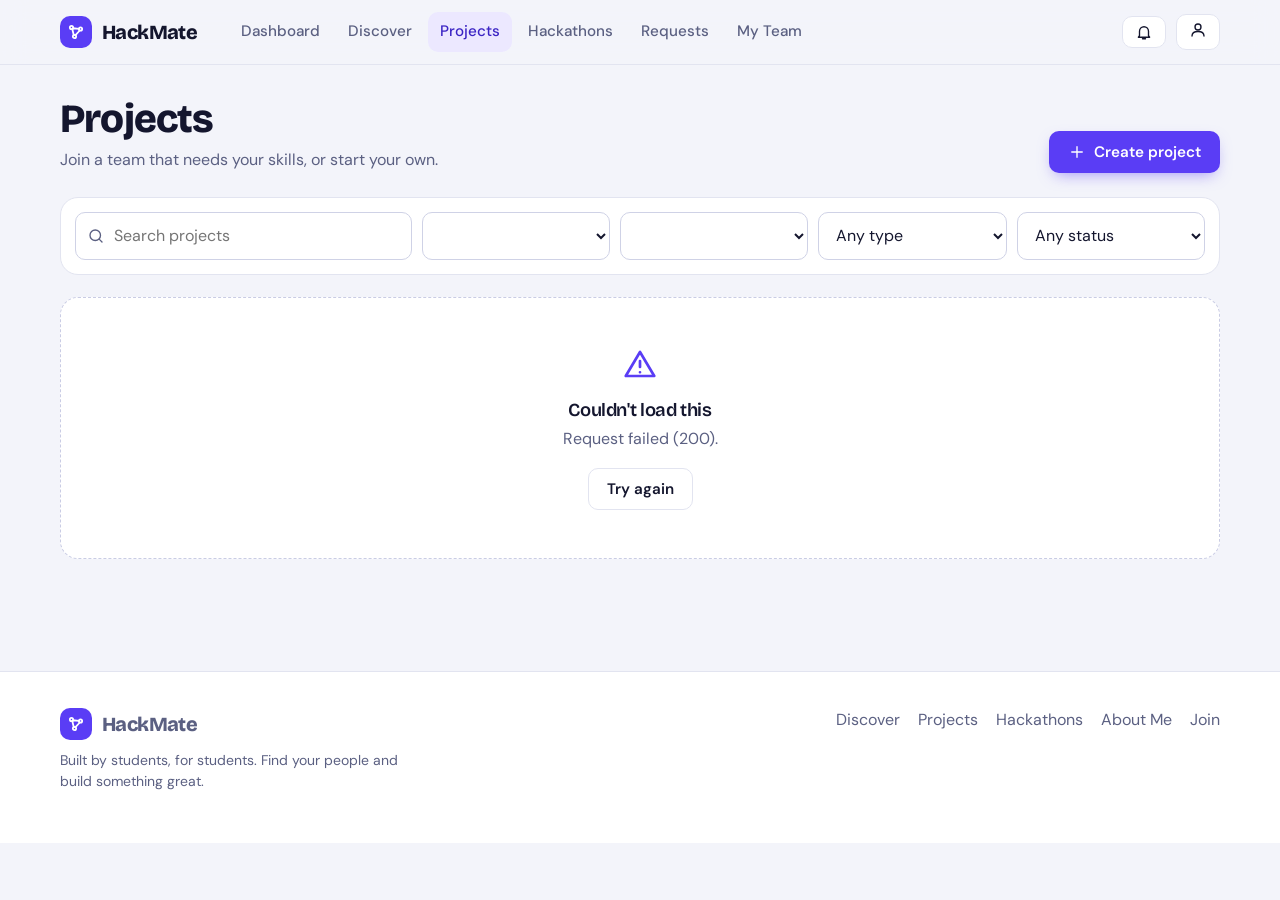
<file: frontend/pages/projects.html>
<!DOCTYPE html>
<html lang="en">
<head>
  <meta charset="utf-8">
  <meta name="viewport" content="width=device-width, initial-scale=1">

  <title>Projects · HackMate</title>

  <meta name="description" content="HackMate: find teammates, discover projects and build your next hackathon team with students from your campus.">

  <link rel="icon" href="data:image/svg+xml,%3Csvg xmlns='http://www.w3.org/2000/svg' viewBox='0 0 32 32'%3E%3Crect width='32' height='32' rx='9' fill='%235A3DF5'/%3E%3Ccircle cx='10' cy='10' r='3' fill='white'/%3E%3Ccircle cx='22' cy='12' r='3' fill='white'/%3E%3Ccircle cx='14' cy='23' r='3' fill='white'/%3E%3C/svg%3E">

  <link rel="stylesheet" href="../css/main.css">
  <link rel="stylesheet" href="../css/projects.css">
  <link rel="stylesheet" href="../css/responsive.css">
</head>

<body data-root="../" data-page="projects">

  <div id="app-nav"></div>

  <main class="container page">

    <div class="page-head">
      <div>
        <h1>Projects</h1>
        <p>Join a team that needs your skills, or start your own.</p>
      </div>

      <button class="btn btn-primary" id="createBtn">
        <svg class="icon" viewBox="0 0 24 24">
          <path d="M12 5v14M5 12h14"/>
        </svg>
        Create project
      </button>
    </div>

    <!-- Filters -->
    <form class="filters" id="filters" role="search" novalidate>

      <div class="search">
        <svg class="icon" viewBox="0 0 24 24" aria-hidden="true">
          <circle cx="11" cy="11" r="7"/>
          <path d="m20 20-3.5-3.5"/>
        </svg>

        <input
          class="input"
          type="search"
          name="q"
          placeholder="Search projects"
          aria-label="Search"
        >
      </div>

      <select class="select" name="campus" aria-label="Campus"></select>
      <select class="select" name="skill" aria-label="Tech"></select>
      <select class="select" name="category" aria-label="Type"></select>

      <select class="select" name="status" aria-label="Status">
        <option value="">Any status</option>
        <option value="open">Open</option>
        <option value="in_progress">In progress</option>
      </select>

    </form>

    <div class="grid-cards" id="results" aria-live="polite"></div>

  </main>

  <div id="app-footer"></div>

  <!-- CREATE PROJECT MODAL -->
  <div
    class="modal"
    id="createModal"
    role="dialog"
    aria-modal="true"
    aria-labelledby="createModal-t"
  >

    <div class="modal-box wide">

      <div class="modal-head">
        <h3 id="createModal-t">Create a project</h3>

        <button class="modal-x" data-close aria-label="Close">
          <svg class="icon" viewBox="0 0 24 24">
            <path d="M6 6l12 12M18 6 6 18"/>
          </svg>
        </button>
      </div>

      <form id="createForm" novalidate>

        <!-- Project title -->
        <div class="field">
          <label for="c-title">Project title</label>

          <input
            class="input"
            id="c-title"
            name="title"
            maxlength="150"
          >

          <div class="field-error"></div>
        </div>

        <!-- Description -->
        <div class="field">
          <label for="c-desc">What are you building?</label>

          <textarea
            class="textarea"
            id="c-desc"
            name="description"
            maxlength="2000"
          ></textarea>

          <div class="field-error"></div>
        </div>

        <!-- Project details -->
        <div class="form-grid">

          <div class="field">
            <label for="c-cat">Type</label>
            <select class="select" id="c-cat" name="category"></select>
          </div>

          <div class="field">
            <label for="c-campus">Campus</label>
            <select class="select" id="c-campus" name="campus_id"></select>
          </div>

          <div class="field">
            <label for="c-size">Team size</label>

            <select class="select" id="c-size" name="team_size">
              <option>2</option>
              <option>3</option>
              <option selected>4</option>
              <option>5</option>
              <option>6</option>
            </select>

            <div class="field-error"></div>
          </div>

        </div>

        <!-- ROLES BUBBLE PICKER -->
        <div class="field project-bubble-field">

          <label>Roles you need</label>

          <div class="selected-bubble-section">
            <div class="bubble-section-label">Selected roles</div>

            <div class="selected-bubbles" id="createLookSelected">
              <span class="bubble-empty">Nothing selected yet.</span>
            </div>
          </div>

          <div class="bubble-section-label">Suggestions</div>

          <div class="bubble-options" id="createLookOptions"></div>

          <div class="custom-bubble-row">
            <input
              class="input"
              id="createLookCustom"
              type="text"
              maxlength="60"
              placeholder="Add your own role..."
            >

            <button
              type="button"
              class="btn btn-ghost"
              id="createLookAdd"
            >
              Add
            </button>
          </div>

          <div class="field-hint">
            Choose one or more roles, or add your own.
          </div>

          <div class="field-error"></div>

          <input
            type="hidden"
            id="c-roles"
            name="looking_for"
          >

        </div>

        <!-- TECH STACK BUBBLE PICKER -->
        <div class="field project-bubble-field">

          <label>Tech stack</label>

          <div class="selected-bubble-section">
            <div class="bubble-section-label">Selected technologies</div>

            <div class="selected-bubbles" id="createTechSelected">
              <span class="bubble-empty">Nothing selected yet.</span>
            </div>
          </div>

          <div class="bubble-section-label">Suggestions</div>

          <div class="bubble-options" id="createTechOptions"></div>

          <div class="custom-bubble-row">
            <input
              class="input"
              id="createTechCustom"
              type="text"
              maxlength="60"
              placeholder="Add your own technology..."
            >

            <button
              type="button"
              class="btn btn-ghost"
              id="createTechAdd"
            >
              Add
            </button>
          </div>

          <div class="field-hint">
            Choose technologies or add your own.
          </div>

          <input
            type="hidden"
            id="c-tech"
            name="tech"
          >

        </div>

        <!-- Modal buttons -->
        <div class="modal-foot">

          <button
            type="button"
            class="btn btn-ghost"
            data-close
          >
            Cancel
          </button>

          <button
            class="btn btn-primary"
            type="submit"
          >
            Create project
          </button>

        </div>

      </form>

    </div>
  </div>

  <!-- PROJECT DETAIL MODAL -->
  <div
    class="modal"
    id="detailModal"
    role="dialog"
    aria-modal="true"
    aria-labelledby="detailModal-t"
  >

    <div class="modal-box">

      <div class="modal-head">

        <h3 id="detailModal-t">
          <span id="detailTitle"></span>
        </h3>

        <button class="modal-x" data-close aria-label="Close">
          <svg class="icon" viewBox="0 0 24 24">
            <path d="M6 6l12 12M18 6 6 18"/>
          </svg>
        </button>

      </div>

      <div id="detailBody"></div>

    </div>
  </div>

  <div class="toast-stack" id="toasts" aria-live="polite"></div>

  <!-- JavaScript -->
  <script src="../js/utils.js"></script>
  <script src="../js/api.js"></script>
  <script src="../js/components.js"></script>
  <script src="../js/projects.js"></script>

</body>
</html>
</file>
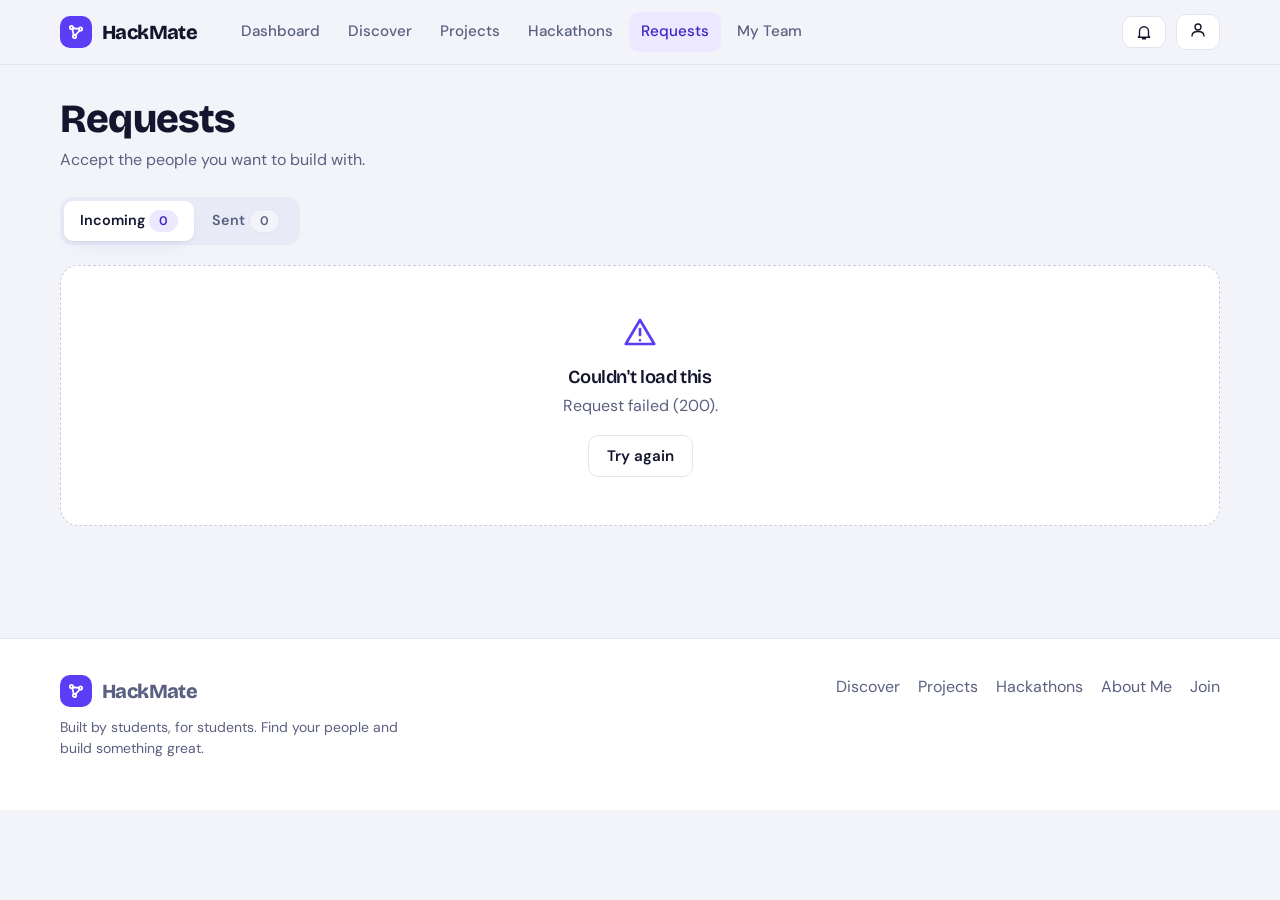
<file: frontend/pages/requests.html>
<!DOCTYPE html>
<html lang="en">
<head>
<meta charset="utf-8">
<meta name="viewport" content="width=device-width, initial-scale=1">
<title>Requests · HackMate</title>
<meta name="description" content="HackMate: find teammates, discover projects and build your next hackathon team with students from your campus.">
<link rel="icon" href="data:image/svg+xml,%3Csvg xmlns='http://www.w3.org/2000/svg' viewBox='0 0 32 32'%3E%3Crect width='32' height='32' rx='9' fill='%235A3DF5'/%3E%3Ccircle cx='10' cy='10' r='3' fill='white'/%3E%3Ccircle cx='22' cy='12' r='3' fill='white'/%3E%3Ccircle cx='14' cy='23' r='3' fill='white'/%3E%3C/svg%3E">
<link rel="stylesheet" href="../css/main.css">
<link rel="stylesheet" href="../css/team.css">
<link rel="stylesheet" href="../css/responsive.css">
</head>
<body data-root="../" data-page="requests">
<div id="app-nav"></div>
<main class="container page">
<div class="page-head"><div><h1>Requests</h1><p>Accept the people you want to build with.</p></div></div><div class="tabs" role="tablist"><button role="tab" data-tab="incoming" aria-selected="true">Incoming <span class="chip" id="cntIn">0</span></button><button role="tab" data-tab="sent" aria-selected="false">Sent <span class="chip plain" id="cntOut">0</span></button></div><div class="stack" id="list" aria-live="polite"></div>
</main>
<div id="app-footer"></div>
<div class="toast-stack" id="toasts" aria-live="polite"></div>
<script src="../js/utils.js"></script>
<script src="../js/api.js"></script>
<script src="../js/components.js"></script>
<script src="../js/requests.js"></script>
</body>
</html>
</file>
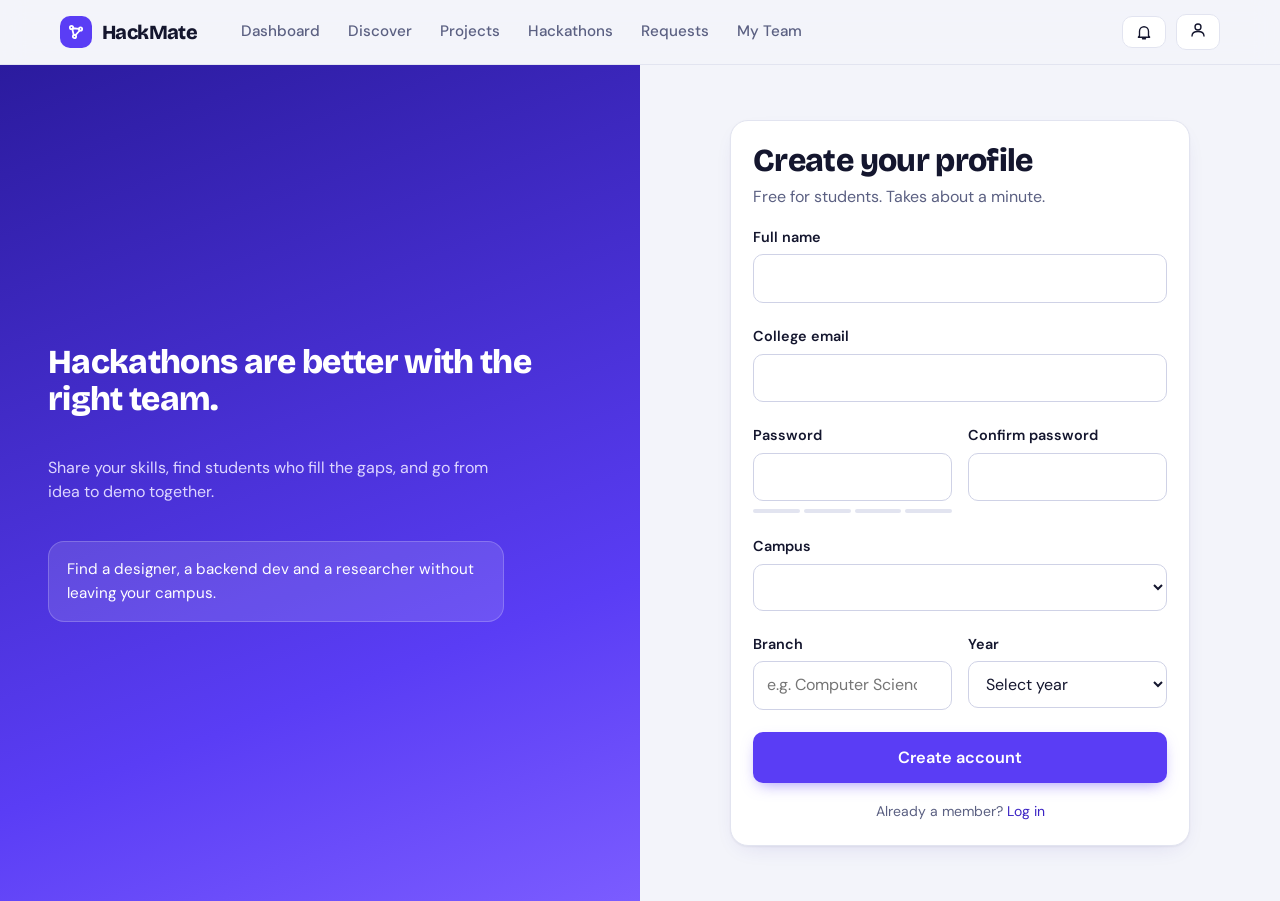
<file: frontend/pages/signup.html>
<!DOCTYPE html>
<html lang="en">
<head>
<meta charset="utf-8">
<meta name="viewport" content="width=device-width, initial-scale=1">
<title>Sign up · HackMate</title>
<meta name="description" content="HackMate: find teammates, discover projects and build your next hackathon team with students from your campus.">
<link rel="icon" href="data:image/svg+xml,%3Csvg xmlns='http://www.w3.org/2000/svg' viewBox='0 0 32 32'%3E%3Crect width='32' height='32' rx='9' fill='%235A3DF5'/%3E%3Ccircle cx='10' cy='10' r='3' fill='white'/%3E%3Ccircle cx='22' cy='12' r='3' fill='white'/%3E%3Ccircle cx='14' cy='23' r='3' fill='white'/%3E%3C/svg%3E">
<link rel="stylesheet" href="../css/main.css">
<link rel="stylesheet" href="../css/auth.css">
<link rel="stylesheet" href="../css/responsive.css">
</head>
<body data-root="../" data-page="signup">
<div id="app-nav"></div>
<div class="auth-wrap"><aside class="auth-side"><h2>Hackathons are better with the right team.</h2><p>Share your skills, find students who fill the gaps, and go from idea to demo together.</p><div class="auth-quote">Find a designer, a backend dev and a researcher without leaving your campus.</div></aside><main class="auth-main"><div class="auth-card card"><h1>Create your profile</h1><p class="muted">Free for students. Takes about a minute.</p>
<form id="signupForm" novalidate><div class="form-error hidden" role="alert"></div>
<div class="field"><label for="name">Full name</label><input class="input" id="name" name="name" autocomplete="name" maxlength="100"><div class="field-error"></div></div>
<div class="field"><label for="email">College email</label><input class="input" id="email" name="email" type="email" autocomplete="email"><div class="field-error"></div></div>
<div class="form-grid"><div class="field"><label for="password">Password</label><input class="input" id="password" name="password" type="password" autocomplete="new-password"><div class="pw-meter" id="pwMeter" data-score="0"><i></i><i></i><i></i><i></i></div><div class="field-error"></div></div>
<div class="field"><label for="confirm_password">Confirm password</label><input class="input" id="confirm_password" name="confirm_password" type="password" autocomplete="new-password"><div class="field-error"></div></div></div>
<div class="field"><label for="campus_id">Campus</label><select class="select" id="campus_id" name="campus_id"></select><div class="field-error"></div></div>
<div class="form-grid"><div class="field"><label for="branch">Branch</label><input class="input" id="branch" name="branch" list="branches" placeholder="e.g. Computer Science" maxlength="100"><datalist id="branches"><option value="Computer Science"><option value="Information Technology"><option value="Electronics & Communication"><option value="Mechanical"><option value="Mathematics & Computing"></datalist><div class="field-error"></div></div>
<div class="field"><label for="year">Year</label><select class="select" id="year" name="year"></select><div class="field-error"></div></div></div>
<button class="btn btn-primary btn-lg" style="width:100%" type="submit">Create account</button></form>
<p class="small muted" style="margin:18px 0 0;text-align:center">Already a member? <a href="login.html">Log in</a></p></div></main></div>
<div class="toast-stack" id="toasts" aria-live="polite"></div>
<script src="../js/utils.js"></script>
<script src="../js/api.js"></script>
<script src="../js/auth.js"></script>
</body>
</html>
</file>
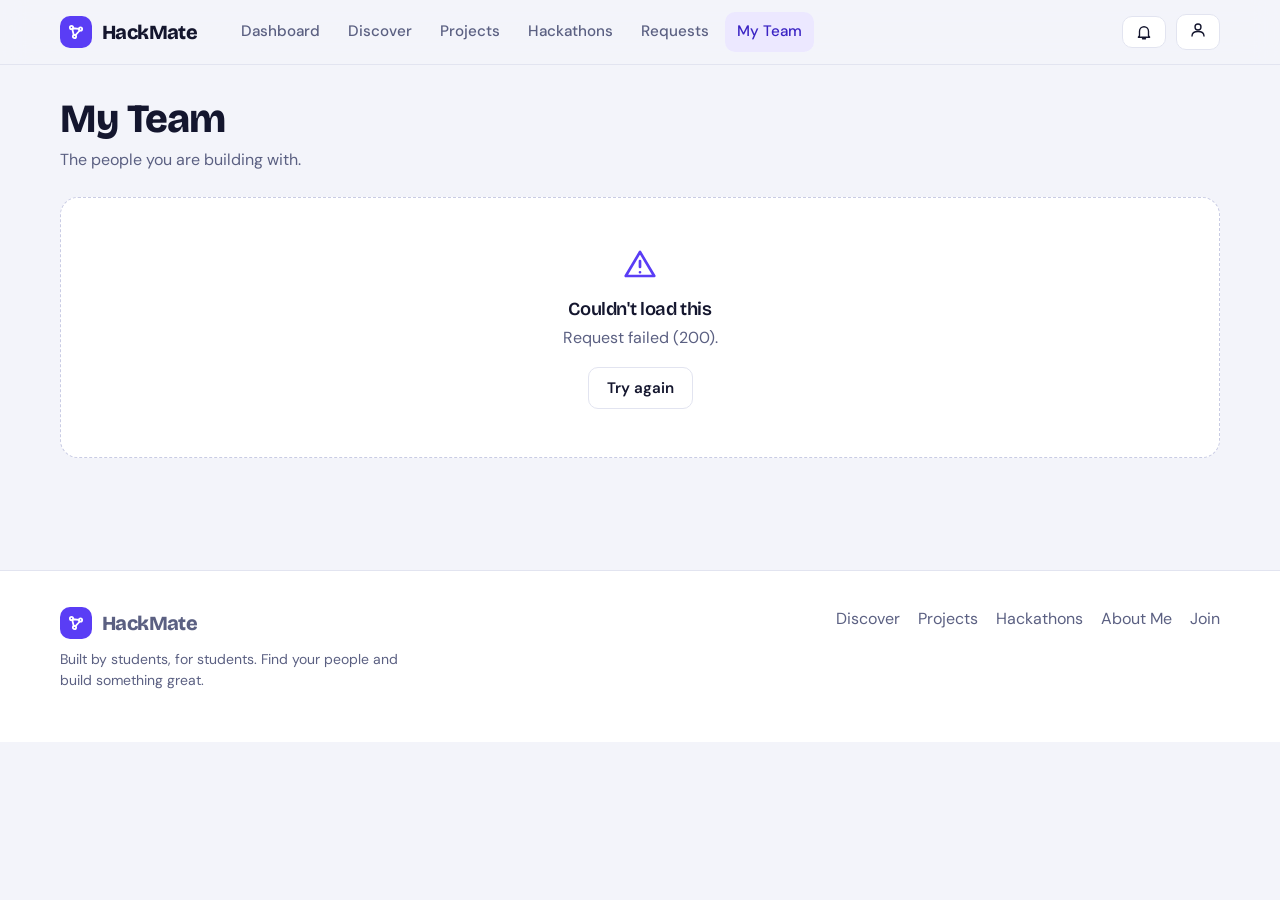
<file: frontend/pages/team.html>
<!DOCTYPE html>
<html lang="en">
<head>
<meta charset="utf-8">
<meta name="viewport" content="width=device-width, initial-scale=1">
<title>My Team · HackMate</title>
<meta name="description" content="HackMate: find teammates, discover projects and build your next hackathon team with students from your campus.">
<link rel="icon" href="data:image/svg+xml,%3Csvg xmlns='http://www.w3.org/2000/svg' viewBox='0 0 32 32'%3E%3Crect width='32' height='32' rx='9' fill='%235A3DF5'/%3E%3Ccircle cx='10' cy='10' r='3' fill='white'/%3E%3Ccircle cx='22' cy='12' r='3' fill='white'/%3E%3Ccircle cx='14' cy='23' r='3' fill='white'/%3E%3C/svg%3E">
<link rel="stylesheet" href="../css/main.css">
<link rel="stylesheet" href="../css/team.css">
<link rel="stylesheet" href="../css/responsive.css">
</head>
<body data-root="../" data-page="team">
<div id="app-nav"></div>
<main class="container page">
<div class="page-head"><div><h1>My Team</h1><p>The people you are building with.</p></div></div><div id="team"></div>
</main>
<div id="app-footer"></div>
<div class="toast-stack" id="toasts" aria-live="polite"></div>
<script src="../js/utils.js"></script>
<script src="../js/api.js"></script>
<script src="../js/components.js"></script>
<script src="../js/team.js"></script>
</body>
</html>
</file>
<file: frontend/css/main.css>
/* HackMate — main.css : design tokens, base, shared components. */
@import url('https://fonts.googleapis.com/css2?family=Bricolage+Grotesque:opsz,wght@12..96,600;12..96,800&family=DM+Sans:wght@400;500;600&display=swap');

:root{
  --bg:#F3F4FA; --surface:#FFFFFF; --ink:#14162E; --muted:#5B6082; --line:#E2E4F0;
  --brand:#5A3DF5; --brand-ink:#3B24C4; --brand-soft:#ECE8FF;
  --teal:#0E9F9A; --teal-soft:#DDF5F3; --sun:#F5A524; --sun-soft:#FFF1D6;
  --rose:#E5405E; --rose-soft:#FFE3E8; --ok:#14935F; --ok-soft:#DCF5EA;
  --display:'Bricolage Grotesque','DM Sans',system-ui,sans-serif;
  --font:'DM Sans',system-ui,-apple-system,'Segoe UI',sans-serif;
  --r-card:18px; --r-ctl:10px; --r-pill:999px;
  --shadow:0 1px 2px rgba(20,22,46,.05),0 8px 24px -12px rgba(52,36,160,.18);
  --shadow-lift:0 2px 4px rgba(20,22,46,.06),0 18px 36px -14px rgba(52,36,160,.28);
  --nav-h:64px;
}
*{box-sizing:border-box}
html{scroll-behavior:smooth;-webkit-text-size-adjust:100%}
body{margin:0;font:400 16px/1.55 var(--font);background:var(--bg);color:var(--ink);-webkit-font-smoothing:antialiased}
h1,h2,h3,h4{font-family:var(--display);line-height:1.12;letter-spacing:-.02em;margin:0 0 .5em}
h1{font-size:clamp(2.2rem,5vw,3.6rem);font-weight:800}
h2{font-size:clamp(1.5rem,3vw,2.1rem);font-weight:800}
h3{font-size:1.15rem;font-weight:600}
p{margin:0 0 1em}
a{color:var(--brand-ink);text-decoration:none}
a:hover{text-decoration:underline}
img,svg{max-width:100%}
:focus-visible{outline:3px solid #9C8BFF;outline-offset:2px;border-radius:6px}
.container{width:min(1160px,100% - 40px);margin-inline:auto}
.page{padding:32px 0 72px}
.muted{color:var(--muted)} .small{font-size:.875rem} .hidden{display:none!important}
.sr-only{position:absolute;width:1px;height:1px;overflow:hidden;clip:rect(0 0 0 0)}


/* navbar */
.nav{position:sticky;top:0;z-index:50;background:rgba(243,244,250,.82);backdrop-filter:blur(12px);border-bottom:1px solid var(--line)}
.nav-inner{height:var(--nav-h);display:flex;align-items:center;gap:20px}
.logo{display:flex;align-items:center;gap:10px;font:800 1.25rem var(--display);color:var(--ink);letter-spacing:-.03em}
.logo:hover{text-decoration:none}
.logo-mark{width:32px;height:32px;border-radius:10px;background:var(--brand);display:grid;place-items:center}
.nav-links{display:flex;gap:4px;margin-left:12px;flex:1}
.nav-links a{padding:8px 12px;border-radius:var(--r-ctl);color:var(--muted);font-weight:500;font-size:.95rem;transition:background .15s,color .15s}
.nav-links a:hover{background:#E8EAF6;color:var(--ink);text-decoration:none}
.nav-links a[aria-current="page"]{background:var(--brand-soft);color:var(--brand-ink)}
.nav-actions{display:flex;align-items:center;gap:10px}
.nav-toggle{display:none}
.dropdown{position:relative}
.dropdown-menu{position:absolute;right:0;top:calc(100% + 8px);min-width:200px;background:var(--surface);border:1px solid var(--line);border-radius:14px;box-shadow:var(--shadow-lift);padding:6px;display:none;z-index:60}
.dropdown.open .dropdown-menu{display:block}
.dropdown-menu a,.dropdown-menu button{display:flex;gap:10px;align-items:center;width:100%;padding:9px 12px;border:0;background:none;border-radius:8px;color:var(--ink);font:inherit;font-size:.92rem;cursor:pointer;text-align:left}
.dropdown-menu a:hover,.dropdown-menu button:hover{background:var(--bg);text-decoration:none}
.dropdown-head{padding:8px 12px 10px;border-bottom:1px solid var(--line);margin-bottom:6px}

/* buttons */
.btn{display:inline-flex;align-items:center;justify-content:center;gap:8px;padding:10px 18px;border-radius:var(--r-ctl);border:1px solid transparent;font:600 .95rem var(--font);cursor:pointer;transition:transform .12s,background .15s,box-shadow .15s;text-decoration:none;white-space:nowrap}
.btn:hover{text-decoration:none}
.btn:active{transform:translateY(1px)}
.btn-primary{background:var(--brand);color:#fff;box-shadow:0 6px 16px -6px rgba(90,61,245,.6)}
.btn-primary:hover{background:var(--brand-ink)}
.btn-ghost{background:var(--surface);border-color:var(--line);color:var(--ink)}
.btn-ghost:hover{border-color:#C9CCE4;background:#FAFAFE}
.btn-success{background:var(--ok);color:#fff}
.btn-danger{background:var(--rose-soft);color:#A8203B}
.btn-danger:hover{background:#FFD0D9}
.btn-sm{padding:6px 12px;font-size:.85rem}
.btn-lg{padding:14px 24px;font-size:1.02rem}
.btn[disabled]{opacity:.55;cursor:not-allowed}
.btn.loading::after{content:"";width:14px;height:14px;border:2px solid currentColor;border-right-color:transparent;border-radius:50%;animation:spin .7s linear infinite}
@keyframes spin{to{transform:rotate(360deg)}}
.icon{width:18px;height:18px;flex:none;stroke:currentColor;fill:none;stroke-width:1.8;stroke-linecap:round;stroke-linejoin:round}

/* cards & grids */
.card{background:var(--surface);border:1px solid var(--line);border-radius:var(--r-card);padding:22px;box-shadow:var(--shadow)}
.card.hoverable{transition:transform .18s,box-shadow .18s,border-color .18s}
.card.hoverable:hover{transform:translateY(-3px);box-shadow:var(--shadow-lift);border-color:#D2CCFA}
.grid-cards{display:grid;grid-template-columns:repeat(auto-fill,minmax(310px,1fr));gap:20px}
.stack{display:flex;flex-direction:column;gap:14px}
.row{display:flex;align-items:center;gap:12px;flex-wrap:wrap}
.row-between{display:flex;align-items:center;justify-content:space-between;gap:12px;flex-wrap:wrap}
.card-actions{display:flex;gap:10px;margin-top:auto;padding-top:16px;flex-wrap:wrap}
.card-col{display:flex;flex-direction:column}
.section{margin-top:44px}
.section-head{display:flex;justify-content:space-between;align-items:end;gap:16px;margin-bottom:18px}
.section-head h2{margin:0}
.page-head{display:flex;justify-content:space-between;align-items:end;gap:16px;flex-wrap:wrap;margin-bottom:24px}
.page-head h1{font-size:clamp(1.8rem,3.5vw,2.5rem);margin:0 0 6px}
.page-head p{margin:0;color:var(--muted)}

/* avatars, badges */
.avatar{width:48px;height:48px;border-radius:50%;display:grid;place-items:center;color:#fff;font:700 1rem var(--display);flex:none;object-fit:cover}
.avatar-sm{width:32px;height:32px;font-size:.78rem}
.avatar-lg{width:96px;height:96px;font-size:2rem;border:4px solid var(--surface);box-shadow:var(--shadow)}
.chips{display:flex;flex-wrap:wrap;gap:6px}
.chip{display:inline-flex;align-items:center;gap:5px;padding:3px 10px;border-radius:var(--r-pill);background:var(--brand-soft);color:var(--brand-ink);font-size:.78rem;font-weight:600}
.chip.teal{background:var(--teal-soft);color:#0A6F6B}
.chip.sun{background:var(--sun-soft);color:#8A5600}
.chip.plain{background:var(--bg);color:var(--muted);border:1px solid var(--line)}
.status{display:inline-flex;align-items:center;gap:6px;padding:3px 10px;border-radius:var(--r-pill);font-size:.78rem;font-weight:600;background:var(--bg);color:var(--muted)}
.status::before{content:"";width:7px;height:7px;border-radius:50%;background:currentColor}
.s-open,.s-accepted,.s-active,.s-resolved,.s-published{background:var(--ok-soft);color:#0B6E45}
.s-pending,.s-reviewing,.s-in_progress{background:var(--sun-soft);color:#8A5600}
.s-rejected,.s-cancelled,.s-suspended,.s-closed,.s-dismissed{background:var(--rose-soft);color:#A8203B}
.s-completed,.s-draft{background:var(--brand-soft);color:var(--brand-ink)}
.label-sm{font-size:.8rem;color:var(--muted);font-weight:600;margin-bottom:6px}
.meta{display:flex;gap:14px;flex-wrap:wrap;color:var(--muted);font-size:.85rem}
.meta span{display:inline-flex;align-items:center;gap:6px}
.progress{height:8px;border-radius:99px;background:var(--line);overflow:hidden}
.progress>i{display:block;height:100%;background:var(--brand);border-radius:99px}

/* forms */
.field{display:flex;flex-direction:column;gap:6px;margin-bottom:16px}
.field label{font-weight:600;font-size:.9rem}
.input,.select,.textarea{width:100%;padding:11px 13px;border:1px solid #CFD2E6;border-radius:var(--r-ctl);background:#fff;font:inherit;color:var(--ink);transition:border-color .15s,box-shadow .15s}
.input:focus,.select:focus,.textarea:focus{outline:none;border-color:var(--brand);box-shadow:0 0 0 3px rgba(90,61,245,.18)}
.textarea{min-height:96px;resize:vertical}
.field.invalid .input,.field.invalid .select,.field.invalid .textarea{border-color:var(--rose)}
.field-error{color:#A8203B;font-size:.82rem;min-height:0}
.field-hint{color:var(--muted);font-size:.8rem}
.form-grid{display:grid;grid-template-columns:1fr 1fr;gap:0 16px}
.check{display:flex;gap:8px;align-items:center;font-size:.9rem}
.form-error{background:var(--rose-soft);color:#8E1B33;border-radius:var(--r-ctl);padding:10px 14px;font-size:.9rem;margin-bottom:14px}

/* filters */
.filters{display:flex;gap:10px;flex-wrap:wrap;margin-bottom:22px;padding:14px;background:var(--surface);border:1px solid var(--line);border-radius:var(--r-card)}
.filters .search{flex:2 1 240px;position:relative}
.filters .search .icon{position:absolute;left:12px;top:50%;transform:translateY(-50%);color:var(--muted)}
.filters .search .input{padding-left:38px}
.filters .select{flex:1 1 140px;width:auto}
.tabs{display:inline-flex;background:#E8EAF6;border-radius:12px;padding:4px;gap:2px;margin-bottom:20px;flex-wrap:wrap}
.tabs button{border:0;background:none;padding:8px 16px;border-radius:9px;font:600 .9rem var(--font);color:var(--muted);cursor:pointer}
.tabs button[aria-selected="true"]{background:var(--surface);color:var(--ink);box-shadow:var(--shadow)}

/* modal */
.modal{position:fixed;inset:0;z-index:100;display:none;align-items:center;justify-content:center;padding:20px;background:rgba(20,22,46,.5);backdrop-filter:blur(3px)}
.modal.open{display:flex}
.modal-box{background:var(--surface);border-radius:20px;width:min(560px,100%);max-height:calc(100vh - 40px);overflow:auto;padding:26px;box-shadow:0 30px 80px -20px rgba(20,22,46,.5);animation:pop .18s ease-out}
.modal-box.wide{width:min(720px,100%)}
.modal-head{display:flex;justify-content:space-between;align-items:start;gap:12px;margin-bottom:14px}
.modal-head h3{font-size:1.35rem;margin:0}
.modal-x{border:0;background:var(--bg);width:34px;height:34px;border-radius:50%;cursor:pointer;display:grid;place-items:center;color:var(--ink)}
.modal-foot{display:flex;justify-content:flex-end;gap:10px;margin-top:8px}
@keyframes pop{from{transform:scale(.97);opacity:0}to{transform:none;opacity:1}}

/* toast */
.toast-stack{position:fixed;right:18px;bottom:18px;z-index:200;display:flex;flex-direction:column;gap:10px;max-width:calc(100% - 36px)}
.toast{background:var(--ink);color:#fff;padding:12px 16px;border-radius:12px;box-shadow:var(--shadow-lift);font-size:.92rem;display:flex;gap:10px;align-items:center;animation:pop .18s ease-out;max-width:380px}
.toast.success{border-left:4px solid #3DDC97}.toast.error{border-left:4px solid #FF6B86}.toast.info{border-left:4px solid #8F7CFF}

/* states */
.empty{text-align:center;padding:48px 20px;background:var(--surface);border:1px dashed #C9CCE4;border-radius:var(--r-card);grid-column:1/-1}
.empty .icon{width:36px;height:36px;color:var(--brand);margin-bottom:10px}
.empty h3{margin-bottom:6px}
.skeleton{border-radius:var(--r-card);min-height:180px;background:linear-gradient(100deg,#E9EBF6 30%,#F6F7FC 50%,#E9EBF6 70%);background-size:300% 100%;animation:shimmer 1.4s infinite}
@keyframes shimmer{from{background-position:100% 0}to{background-position:0 0}}

/* table */
.table-wrap{overflow-x:auto;background:var(--surface);border:1px solid var(--line);border-radius:var(--r-card)}
table{width:100%;border-collapse:collapse;font-size:.92rem}
th,td{text-align:left;padding:12px 16px;border-bottom:1px solid var(--line);white-space:nowrap}
th{font-size:.8rem;color:var(--muted);font-weight:600;background:#FAFAFE}
tr:last-child td{border-bottom:0}

/* footer */
.footer{border-top:1px solid var(--line);background:var(--surface);padding:36px 0;margin-top:40px}
.footer-inner{display:flex;justify-content:space-between;gap:24px;flex-wrap:wrap}
.footer a{color:var(--muted)}
.footer-links{display:flex;gap:18px;flex-wrap:wrap}

@media (prefers-reduced-motion:reduce){*{animation:none!important;transition:none!important}html{scroll-behavior:auto}}
</file>
<file: frontend/css/landing.css>
/* Landing page */
.hero{padding:56px 0 40px;position:relative;overflow:hidden}
.hero::before{content:"";position:absolute;inset:-20% -10% auto auto;width:640px;height:640px;background:radial-gradient(closest-side,rgba(90,61,245,.16),transparent);pointer-events:none}
.hero-grid{display:grid;grid-template-columns:1.05fr .95fr;gap:40px;align-items:center;position:relative}
.hero h1{margin-bottom:18px}
.hero .lead{font-size:1.15rem;color:var(--muted);max-width:30em;margin-bottom:28px}
.hero-cta{display:flex;gap:12px;flex-wrap:wrap}
.hero-note{margin-top:22px;display:flex;align-items:center;gap:10px;color:var(--muted);font-size:.9rem}
.hero-art{width:100%;height:auto;filter:drop-shadow(0 24px 40px rgba(52,36,160,.18))}
.hero-art .link{stroke:var(--brand);stroke-width:2;stroke-dasharray:6 6;fill:none;opacity:.55}
.hero-art .draw{stroke-dasharray:300;stroke-dashoffset:300;animation:draw 1.4s .2s ease-out forwards}
@keyframes draw{to{stroke-dashoffset:0}}
.stats{background:var(--ink);color:#fff;border-radius:24px;padding:28px 32px;display:grid;grid-template-columns:repeat(4,1fr);gap:20px;margin-top:20px}
.stats b{display:block;font:800 2rem var(--display)}
.stats span{color:#B9BDE0;font-size:.9rem}
.steps{display:grid;grid-template-columns:repeat(3,1fr);gap:20px}
.step-n{width:36px;height:36px;border-radius:50%;background:var(--brand-soft);color:var(--brand-ink);display:grid;place-items:center;font:800 1rem var(--display);margin-bottom:12px}
.skill-cloud{display:flex;flex-wrap:wrap;gap:10px}
.skill-cloud .chip{font-size:.9rem;padding:7px 14px}
.cta-band{margin-top:56px;border-radius:28px;padding:48px 32px;text-align:center;color:#fff;background:linear-gradient(135deg,#4A2FE0,#7B5CFF 60%,#3BB8C9)}
.cta-band p{color:#E4DEFF;max-width:34em;margin-inline:auto}
.cta-band .btn-ghost{border-color:transparent}
.campus-select{width:auto;padding:7px 10px;font-size:.88rem}
@media (max-width:860px){.hero-grid{grid-template-columns:1fr}.stats{grid-template-columns:repeat(2,1fr)}.steps{grid-template-columns:1fr}.hero-art{max-width:460px;margin:auto}}
</file>
<file: frontend/css/responsive.css>
/* HackMate — responsive.css : load LAST on every page. */
@media (max-width:1024px){
  .container{width:min(1160px,100% - 32px)}
  .grid-cards{grid-template-columns:repeat(auto-fill,minmax(280px,1fr))}
}
@media (max-width:860px){
  .nav-toggle{display:inline-grid;margin-left:auto;place-items:center;width:40px;height:40px;border:1px solid var(--line);border-radius:10px;background:var(--surface);cursor:pointer}
  .nav-links{position:absolute;top:var(--nav-h);left:0;right:0;margin:0;flex-direction:column;background:var(--surface);padding:10px 16px 16px;border-bottom:1px solid var(--line);display:none;box-shadow:var(--shadow)}
  .nav.menu-open .nav-links{display:flex}
  .nav-actions{margin-left:0}
  .nav-inner{gap:10px}
  .nav-actions .campus-select{display:none}
}
@media (max-width:640px){
  .page{padding:22px 0 56px}
  .grid-cards{grid-template-columns:1fr}
  .form-grid{grid-template-columns:1fr}
  .filters .select,.filters .search{flex:1 1 100%}
  .page-head .btn{width:100%}
  .modal{align-items:flex-end;padding:0}
  .modal-box{border-radius:20px 20px 0 0;max-height:92vh}
  .card{padding:18px}
  .toast-stack{left:14px;right:14px;bottom:14px}
  .nav-actions .btn-ghost.hide-sm{display:none}
}
</file>
<file: frontend/css/about-me.css>
/* HackMate — about-me.css : personal About Me page only.
 * Reuses variables, .btn, .card, .chip from main.css. Load order: main.css, about-me.css, responsive.css. */

/* hero */
.me-hero{padding:56px 0 16px;position:relative;overflow:hidden}
.me-hero::before{content:"";position:absolute;inset:-25% -10% auto auto;width:620px;height:620px;background:radial-gradient(closest-side,rgba(90,61,245,.15),transparent);pointer-events:none}
.me-hero-grid{display:grid;grid-template-columns:1.15fr .85fr;gap:48px;align-items:center;position:relative}
.me-eyebrow{margin-bottom:16px}
.me-intro h1{font-size:clamp(2.6rem,6vw,4.2rem);margin-bottom:10px}
.me-sub{font:600 1.1rem var(--display);color:var(--brand-ink);margin-bottom:18px}
.me-lead{color:var(--muted);font-size:1.08rem;max-width:34em;margin-bottom:26px}
.me-actions{display:flex;gap:12px;flex-wrap:wrap}
.me-scroll .icon{transition:transform .2s}
.me-scroll:hover .icon{transform:translateY(3px)}

.me-photo-wrap{margin:0;text-align:center}
.me-photo{position:relative;width:min(380px,100%);aspect-ratio:1;margin:0 auto 18px;border-radius:32px;overflow:hidden;background:var(--brand-soft);border:6px solid var(--surface);box-shadow:var(--shadow-lift);transform:rotate(2deg);transition:transform .3s}
.me-photo:hover{transform:rotate(0)}
.me-photo::after{content:"";position:absolute;inset:0;border-radius:26px;box-shadow:inset 0 0 0 1px rgba(90,61,245,.12);pointer-events:none}
.me-photo img{width:100%;height:100%;object-fit:cover;display:block}
.me-photo [hidden]{display:none!important}
.me-photo-fallback{position:absolute;inset:0;display:grid;place-content:center;gap:10px;text-align:center;background:linear-gradient(135deg,#7B5CFF,#5A3DF5);color:#fff}
.me-photo-fallback span{font:800 5rem var(--display)}
.me-photo-fallback small{font-size:.8rem;opacity:.85}
.me-photo-wrap figcaption{display:flex;flex-direction:column;gap:2px}
.me-photo-wrap figcaption b{font:800 1.2rem var(--display)}
.me-photo-wrap figcaption span{color:var(--muted);font-size:.92rem}

/* sections */
.me-section{margin-top:72px}
.me-head{max-width:46em;margin-bottom:24px}
.me-head h2{margin-bottom:8px}
.me-head p{margin:0}
.me-subhead{font-size:1.2rem;color:var(--brand-ink);margin:0 0 8px}

/* feature cards */
.me-cards{display:grid;grid-template-columns:repeat(5,1fr);gap:16px;margin-top:22px}
.me-card h3{margin:14px 0 6px;font-size:1.05rem}
.me-card p{margin:0;font-size:.9rem}
.me-icon{width:44px;height:44px;border-radius:12px;display:grid;place-items:center;background:var(--brand-soft);color:var(--brand-ink)}
.me-icon.teal{background:var(--teal-soft);color:#0A6F6B}
.me-icon.sun{background:var(--sun-soft);color:#8A5600}
.me-icon.rose{background:var(--rose-soft);color:#A8203B}
.me-icon .icon{width:22px;height:22px}

/* story */
.me-story{padding:34px 36px;max-width:860px;margin-inline:auto;border-left:5px solid var(--brand)}
.me-story h2{margin-bottom:16px}
.me-story p{color:var(--muted);font-size:1.05rem;line-height:1.7}
.me-story p:last-child{margin:0}

/* idea */
.me-idea{display:grid;grid-template-columns:1fr 1fr;gap:36px;align-items:center;padding:36px;border-radius:26px;background:var(--surface);border:1px solid var(--line);box-shadow:var(--shadow)}
.me-quote{margin:0;padding:6px 0 6px 20px;border-left:4px solid var(--brand);font:600 1.3rem/1.45 var(--display);letter-spacing:-.01em}
.me-idea-text p{color:var(--muted)}
.me-idea-text .chips{margin-top:6px}

/* tech */
.me-tech{list-style:none;margin:0;padding:0;display:grid;grid-template-columns:repeat(5,1fr);gap:16px}
.me-tech li{display:flex;flex-direction:column;align-items:center;gap:10px;padding:22px 12px;text-align:center}
.me-tech b{font:600 1rem var(--display)}
.tech-tile{width:56px;height:56px;border-radius:16px;display:grid;place-items:center;font:800 .95rem var(--display)}
.t-html{background:var(--sun-soft);color:#8A5600}
.t-css{background:var(--brand-soft);color:var(--brand-ink)}
.t-js{background:#FFF7CC;color:#7A6200}
.t-php{background:#E6E9FB;color:#3A3F8F}
.t-sql{background:var(--teal-soft);color:#0A6F6B}

/* timeline */
.me-timeline{list-style:none;margin:0;padding:0 0 0 28px;position:relative;max-width:760px}
.me-timeline::before{content:"";position:absolute;left:17px;top:18px;bottom:18px;width:2px;background:linear-gradient(var(--brand),#C9BFFF)}
.me-timeline li{position:relative;padding:0 0 16px 30px}
.me-timeline li:last-child{padding-bottom:0}
.me-timeline .step-dot{position:absolute;left:-28px;top:10px;width:36px;height:36px;border-radius:50%;display:grid;place-items:center;background:var(--brand);color:#fff;font:800 .95rem var(--display);box-shadow:0 0 0 5px var(--bg)}
.me-timeline .card{padding:16px 20px;transition:transform .18s,box-shadow .18s}
.me-timeline li:hover .card{transform:translateX(4px);box-shadow:var(--shadow-lift)}
.me-timeline h3{margin:0;font-size:1.05rem}

/* connect */
.me-connect{margin-top:72px;border-radius:28px;padding:48px 28px;text-align:center;background:var(--surface);border:1px solid var(--line);box-shadow:var(--shadow);position:relative;overflow:hidden}
.me-connect::before{content:"";position:absolute;inset:auto -80px -120px auto;width:360px;height:360px;background:radial-gradient(closest-side,rgba(90,61,245,.12),transparent);pointer-events:none}
.me-connect>*{position:relative}
.me-connect p{color:var(--muted);max-width:34em;margin:0 auto 26px}
.me-connect-grid{display:grid;grid-template-columns:repeat(2,minmax(0,280px));gap:18px;justify-content:center}
.me-connect-card{display:flex;flex-direction:column;align-items:center;gap:12px;padding:24px 18px;border-radius:20px;background:var(--bg);border:1px solid var(--line)}
.me-connect-card h3{margin:0}

/* reveal on scroll (only when about-me.js adds .me-anim) */
.me-anim .reveal{opacity:0;transform:translateY(14px);transition:opacity .5s ease,transform .5s ease}
.me-anim .reveal.in{opacity:1;transform:none}
@media (prefers-reduced-motion:reduce){
  .me-anim .reveal{opacity:1;transform:none;transition:none}
  .me-photo,.me-photo:hover{transform:none;transition:none}
}

/* responsive */
@media (max-width:1100px){
  .me-cards,.me-tech{grid-template-columns:repeat(3,1fr)}
}
@media (max-width:900px){
  .me-hero-grid,.me-idea{grid-template-columns:1fr}
  .me-photo-wrap{order:-1}
  .me-photo{width:min(300px,80%)}
  .me-section{margin-top:56px}
  .me-idea{padding:26px;gap:20px}
}
@media (max-width:640px){
  .me-hero{padding:32px 0 8px}
  .me-cards,.me-tech{grid-template-columns:repeat(2,1fr)}
  .me-actions .btn{width:100%}
  .me-story{padding:24px 22px}
  .me-connect{padding:36px 18px;border-radius:22px}
  .me-connect-grid{grid-template-columns:1fr}
  .me-connect-card .btn{width:100%}
}
@media (max-width:420px){
  .me-cards{grid-template-columns:1fr}
}
</file>
<file: frontend/css/team.css>
/* Team + Requests + Admin */
.team-hero{background:linear-gradient(120deg,#2B1B9E,#5A3DF5);color:#fff;border-radius:var(--r-card);padding:28px;margin-bottom:22px}
.team-hero p{color:#DDD6FF;margin:0}
.team-hero h2{margin-bottom:6px}
.member{align-items:center;text-align:center;gap:10px}
.member .avatar{width:72px;height:72px;font-size:1.5rem}
.member .role{font-weight:600;color:var(--brand-ink)}
.req-card{display:grid;grid-template-columns:auto 1fr auto;gap:16px;align-items:start}
.req-msg{background:var(--bg);border-radius:12px;padding:10px 14px;font-size:.92rem;margin:10px 0}
.req-actions{display:flex;gap:8px;flex-wrap:wrap}
.admin-stats{display:grid;grid-template-columns:repeat(5,1fr);gap:14px;margin-bottom:22px}
.admin-stats b{font:800 1.7rem var(--display);display:block}
.notice{background:var(--sun-soft);border:1px solid #F2D79B;border-radius:12px;padding:10px 14px;font-size:.88rem;margin-bottom:18px;color:#6A4300}
@media (max-width:860px){.req-card{grid-template-columns:auto 1fr}.req-actions{grid-column:1/-1}.admin-stats{grid-template-columns:repeat(2,1fr)}}
</file>
<file: frontend/css/admin.css>
/* HackMate — admin.css : Admin Command Centre (sidebar layout, stat cards, activity feeds). Loaded by pages/admin.html only. */
.admin-page{--adm-bg:#17123F;--adm-bg2:#241A6B;--adm-line:rgba(255,255,255,.12);--adm-text:#E8E5FF;--adm-dim:#A9A3DB;width:min(1320px,100% - 40px)}
.admin-layout{display:grid;grid-template-columns:248px minmax(0,1fr);gap:24px;align-items:start}

/* sidebar */
.admin-side{position:sticky;top:calc(var(--nav-h) + 16px);background:linear-gradient(170deg,var(--adm-bg2),var(--adm-bg));color:var(--adm-text);border-radius:var(--r-card);padding:18px 14px;box-shadow:var(--shadow-lift)}
.admin-brand{display:flex;align-items:center;gap:10px;padding:2px 6px 16px;border-bottom:1px solid var(--adm-line);margin-bottom:12px}
.admin-brand b{display:block;font:800 1.1rem var(--display);letter-spacing:-.02em;color:#fff;line-height:1.1}
.admin-brand small{display:block;font-size:.72rem;color:var(--adm-dim);letter-spacing:.04em}
.admin-pill{margin-left:auto;background:var(--sun);color:#3B2500;font:700 .68rem var(--font);letter-spacing:.08em;text-transform:uppercase;padding:3px 8px;border-radius:var(--r-pill)}
.admin-nav{display:flex;flex-direction:column;gap:2px}
.admin-nav a,.admin-back{display:flex;align-items:center;gap:10px;padding:10px 12px;border-radius:var(--r-ctl);color:var(--adm-text);font-weight:500;font-size:.94rem;text-decoration:none;transition:background .15s}
.admin-nav a:hover,.admin-back:hover{background:rgba(255,255,255,.08);text-decoration:none}
.admin-nav a[aria-current="page"]{background:rgba(255,255,255,.16);color:#fff;box-shadow:inset 3px 0 0 var(--sun)}
.admin-nav .icon,.admin-back .icon{width:18px;height:18px;opacity:.9}
.admin-badge{margin-left:auto;min-width:22px;padding:1px 7px;border-radius:var(--r-pill);background:var(--rose);color:#fff;font:700 .72rem var(--font);text-align:center}
.admin-back{margin-top:14px;border-top:1px solid var(--adm-line);border-radius:0 0 var(--r-ctl) var(--r-ctl);padding-top:14px;color:var(--adm-dim);font-size:.88rem}
.admin-nav a:focus-visible,.admin-back:focus-visible{outline-color:#fff}

/* header */
.admin-main{min-width:0}
.admin-head{display:flex;justify-content:space-between;align-items:flex-start;gap:16px;flex-wrap:wrap;background:linear-gradient(120deg,#2B1B9E,#5A3DF5);color:#fff;border-radius:var(--r-card);padding:26px 28px;margin-bottom:22px;box-shadow:var(--shadow)}
.admin-head h1{font-size:clamp(1.7rem,3.2vw,2.4rem);margin:0 0 6px}
.admin-eyebrow{margin:0 0 6px;font-size:.75rem;font-weight:700;letter-spacing:.1em;text-transform:uppercase;color:#CFC6FF}
.admin-welcome{margin:0;color:#E4DFFF}
.admin-head .btn-ghost{background:rgba(255,255,255,.14);border-color:rgba(255,255,255,.3);color:#fff}
.admin-head .btn-ghost:hover{background:rgba(255,255,255,.24)}
.admin-section-title{font-size:1.2rem;margin:0 0 14px}
.admin-section-title:focus{outline:none}

/* dashboard sections */
.adm-section{margin-bottom:28px}
.adm-sec-head{display:flex;justify-content:space-between;align-items:baseline;gap:12px;flex-wrap:wrap;margin-bottom:12px}
.adm-sec-head h3{margin:0;font-size:1.05rem}
.adm-stats{display:grid;grid-template-columns:repeat(auto-fill,minmax(210px,1fr));gap:14px}
.adm-stat{display:flex;align-items:center;gap:14px;padding:18px;color:var(--ink);text-decoration:none}
a.adm-stat:hover{text-decoration:none}
.adm-stat-ico{width:44px;height:44px;border-radius:12px;display:grid;place-items:center;flex:none;background:var(--brand-soft);color:var(--brand-ink)}
.adm-stat-ico .icon{width:22px;height:22px}
.adm-stat.ok .adm-stat-ico{background:var(--ok-soft);color:#0B6E45}
.adm-stat.warn .adm-stat-ico{background:var(--sun-soft);color:#8A5600}
.adm-stat.bad .adm-stat-ico{background:var(--rose-soft);color:#A8203B}
.adm-stat.teal .adm-stat-ico{background:var(--teal-soft);color:#0A6F6B}
.adm-stat b{display:block;font:800 1.7rem/1.1 var(--display)}
.adm-stat span.lbl{font-size:.84rem;color:var(--muted)}
.adm-stat .skeleton{min-height:44px;width:100%}
.adm-cols{display:grid;grid-template-columns:minmax(0,3fr) minmax(0,2fr);gap:20px;margin-bottom:28px}
.adm-cols>section{min-width:0}

/* alerts */
.adm-alerts{display:flex;flex-direction:column;gap:10px}
.adm-alert{display:flex;align-items:center;gap:12px;padding:12px 14px;border-radius:12px;border:1px solid var(--line);background:var(--surface);color:var(--ink);text-decoration:none}
a.adm-alert:hover{text-decoration:none;border-color:#C9CCE4;background:#FAFAFE}
.adm-alert .icon{flex:none}
.adm-alert .txt{flex:1;min-width:0}
.adm-alert .txt b{display:block;font-size:.94rem}
.adm-alert .txt span{font-size:.82rem;color:var(--muted)}
.adm-alert.warn{background:var(--sun-soft);border-color:#F2D79B;color:#6A4300}
.adm-alert.warn .txt span{color:#7A5710}
.adm-alert.bad{background:var(--rose-soft);border-color:#F6BFCB;color:#8E1B33}
.adm-alert.bad .txt span{color:#9A3149}
.adm-alert.good{background:var(--ok-soft);border-color:#B7E6D0;color:#0B6E45}
.adm-alert .go{font-size:.82rem;font-weight:600;white-space:nowrap}
.adm-pending-title{margin:16px 0 8px;font-size:.8rem;font-weight:700;letter-spacing:.06em;text-transform:uppercase;color:var(--muted)}

/* quick actions */
.adm-actions{display:grid;grid-template-columns:repeat(auto-fill,minmax(170px,1fr));gap:12px}
.adm-action{display:flex;flex-direction:column;gap:8px;padding:16px;border-radius:14px;border:1px solid var(--line);background:var(--surface);color:var(--ink);font-weight:600;font-size:.94rem;text-decoration:none;transition:transform .15s,box-shadow .15s,border-color .15s}
.adm-action:hover{text-decoration:none;transform:translateY(-2px);box-shadow:var(--shadow-lift);border-color:#D2CCFA}
.adm-action .icon{width:22px;height:22px;color:var(--brand)}
.adm-action small{font-weight:400;color:var(--muted);font-size:.8rem}

/* activity feeds */
.adm-feeds{display:grid;grid-template-columns:repeat(auto-fill,minmax(340px,1fr));gap:18px}
.adm-feed{padding:18px;display:flex;flex-direction:column;min-width:0}
.adm-feed-head{display:flex;align-items:center;gap:10px;margin-bottom:10px}
.adm-feed-head h4{margin:0;font-size:1rem;flex:1}
.adm-feed-head .icon{color:var(--brand)}
.adm-feed-head a{font-size:.82rem;font-weight:600}
.adm-list{list-style:none;margin:0;padding:0}
.adm-list li{display:flex;align-items:center;gap:10px;padding:10px 0;border-top:1px solid var(--line)}
.adm-list li:first-child{border-top:0}
.adm-li-main{flex:1;min-width:0}
.adm-li-main b{display:block;font-size:.92rem;overflow:hidden;text-overflow:ellipsis;white-space:nowrap}
.adm-li-main span{display:block;font-size:.8rem;color:var(--muted);overflow:hidden;text-overflow:ellipsis;white-space:nowrap}
.adm-li-side{display:flex;flex-direction:column;align-items:flex-end;gap:4px;font-size:.76rem;color:var(--muted);white-space:nowrap}
.adm-empty{padding:18px 8px;text-align:center;color:var(--muted);font-size:.9rem}
.adm-empty .icon{display:block;margin:0 auto 6px;color:var(--brand);width:26px;height:26px}
.adm-note{margin:10px 0 0;font-size:.78rem;color:var(--muted)}
.adm-error{display:flex;align-items:center;gap:12px;flex-wrap:wrap;padding:16px;border:1px dashed #E7A9B6;background:var(--rose-soft);color:#8E1B33;border-radius:14px;font-size:.9rem}
.adm-error .icon{flex:none}
.adm-error span{flex:1;min-width:180px}
.adm-feeds>.adm-error,.adm-stats>.adm-error{grid-column:1/-1}
.adm-skel{min-height:120px}

/* tablet */
@media (max-width:1100px){.adm-cols{grid-template-columns:1fr}}
@media (max-width:960px){
  .admin-page{width:min(1320px,100% - 32px)}
  .admin-layout{grid-template-columns:minmax(0,1fr);gap:16px}
  .admin-side{position:static;padding:12px;min-width:0}
  .admin-brand{padding-bottom:10px;margin-bottom:8px}
  .admin-nav{flex-direction:row;overflow-x:auto;gap:6px;padding-bottom:4px;-webkit-overflow-scrolling:touch}
  .admin-nav a{white-space:nowrap;flex:none}
  .admin-nav a[aria-current="page"]{box-shadow:inset 0 -3px 0 var(--sun)}
  .admin-back{display:none}
}
/* mobile */
@media (max-width:640px){
  .admin-head{padding:20px 18px}
  .admin-head .btn{width:100%}
  .adm-stats{grid-template-columns:repeat(2,1fr);gap:10px}
  .adm-stat{flex-direction:column;align-items:flex-start;gap:10px;padding:14px}
  .adm-feeds{grid-template-columns:1fr}
  .adm-actions{grid-template-columns:repeat(2,1fr)}
}
@media (max-width:380px){.adm-stats{grid-template-columns:1fr}}
/* Fix Manage Users table column overlap */

.admin-table {
    width: 100%;
    table-layout: auto;
    border-collapse: collapse;
}

.admin-table th,
.admin-table td {
    padding: 16px 20px;
    white-space: nowrap;
    vertical-align: middle;
}

.admin-table td form {
    display: inline-flex;
    align-items: center;
    gap: 8px;
}

.admin-table select {
    min-width: 150px;
    max-width: 190px;
}

.admin-table button {
    flex-shrink: 0;
    white-space: nowrap;
}

.admin-table td:nth-child(4) {
    min-width: 110px;
}
</file>
<file: frontend/css/dashboard.css>
/* Dashboard */
.welcome{display:flex;justify-content:space-between;align-items:center;gap:16px;flex-wrap:wrap;margin-bottom:22px}
.stat-grid{display:grid;grid-template-columns:repeat(5,1fr);gap:16px}
.stat-card{display:flex;flex-direction:column;gap:6px}
.stat-card b{font:800 1.9rem var(--display)}
.stat-card .icon-bubble{width:38px;height:38px;border-radius:12px;background:var(--brand-soft);color:var(--brand-ink);display:grid;place-items:center}
.dash-cols{display:grid;grid-template-columns:1.6fr 1fr;gap:20px;margin-top:28px}
.mini-list{display:flex;flex-direction:column}
.mini-item{display:flex;gap:12px;align-items:center;padding:12px 0;border-bottom:1px solid var(--line)}
.mini-item:last-child{border-bottom:0}
.mini-item .grow{flex:1;min-width:0}
.mini-item .grow>*{overflow:hidden;text-overflow:ellipsis}
.notif-dot{width:9px;height:9px;border-radius:50%;background:var(--brand);flex:none}
.notif-dot.read{background:var(--line)}
@media (max-width:1024px){.stat-grid{grid-template-columns:repeat(3,1fr)}.dash-cols{grid-template-columns:1fr}}
@media (max-width:640px){.stat-grid{grid-template-columns:repeat(2,1fr)}}
</file>
<file: frontend/css/discover.css>
/* Discover */
.person{gap:14px}
.person-top{display:flex;gap:14px;align-items:center}
.person h3{margin:0}
.person .bio{color:var(--muted);font-size:.92rem;margin:0}
.looking{display:flex;gap:8px;align-items:center;font-size:.85rem;color:var(--muted)}
</file>
<file: frontend/css/hackathons.css>
/* Hackathons */
.hack{position:relative;overflow:hidden}
.hack::before{content:"";position:absolute;inset:0 0 auto 0;height:5px;background:linear-gradient(90deg,var(--brand),var(--teal))}
.hack.online::before{background:linear-gradient(90deg,var(--teal),#6AD6D0)}
.hack.offline::before{background:linear-gradient(90deg,var(--sun),#FFD27A)}
.hack h3{margin:6px 0 2px}
.deadline{font-size:.85rem;font-weight:600}
.deadline.soon{color:#B0561A}
.deadline.closed{color:var(--rose)}
.save-btn[aria-pressed="true"]{background:var(--brand-soft);color:var(--brand-ink);border-color:#CFC6FF}
.save-btn[aria-pressed="true"] .icon{fill:currentColor}
</file>
<file: frontend/css/auth.css>
/* Login & Signup */
.auth-wrap{min-height:calc(100vh - var(--nav-h));display:grid;grid-template-columns:1fr 1fr}
.auth-side{background:linear-gradient(160deg,#2B1B9E,#5A3DF5 70%,#7B5CFF);color:#fff;padding:56px 48px;display:flex;flex-direction:column;justify-content:center;gap:20px}
.auth-side h2{font-size:2.1rem}
.auth-side p{color:#DDD6FF;max-width:28em}
.auth-quote{background:rgba(255,255,255,.12);border:1px solid rgba(255,255,255,.2);border-radius:16px;padding:16px 18px;font-size:.95rem;max-width:30em}
.auth-main{display:flex;align-items:center;justify-content:center;padding:40px 20px}
.auth-card{width:min(460px,100%)}
.auth-card h1{font-size:2rem;margin-bottom:6px}
.pw-meter{display:flex;gap:4px;margin-top:2px}
.pw-meter i{flex:1;height:4px;border-radius:4px;background:var(--line)}
.pw-meter[data-score="1"] i:nth-child(-n+1){background:var(--rose)}
.pw-meter[data-score="2"] i:nth-child(-n+2){background:var(--sun)}
.pw-meter[data-score="3"] i:nth-child(-n+3){background:var(--teal)}
.pw-meter[data-score="4"] i{background:var(--ok)}
@media (max-width:860px){.auth-wrap{grid-template-columns:1fr}.auth-side{display:none}}
</file>
<file: frontend/css/profile.css>
/* ==========================================
   HACKMATE — REFINED PROFILE DESIGN
========================================== */

.profile-card {
    position: relative;
    padding: 0 !important;
    overflow: hidden;
    background: #fff;
    border: 1px solid #e9e8f2;
    border-radius: 20px;
    box-shadow: 0 6px 24px rgba(39, 32, 90, .045);
}

/* ==========================================
   PURPLE BANNER
========================================== */

.profile-banner {
    height: 135px !important;
    position: relative;
    overflow: hidden;
    background: linear-gradient(
        115deg,
        #5032e8 0%,
        #6948ef 55%,
        #8062f2 100%
    ) !important;
}

.profile-banner::before {
    content: "";
    position: absolute;
    width: 190px;
    height: 190px;
    border-radius: 50%;
    border: 1px solid rgba(255,255,255,.12);
    right: 9%;
    top: -135px;
}

.profile-banner::after {
    content: "";
    position: absolute;
    width: 100px;
    height: 100px;
    border-radius: 50%;
    background: rgba(255,255,255,.04);
    right: 25%;
    bottom: -70px;
}

/* ==========================================
   WHITE PROFILE SECTION
========================================== */

.profile-head {
    position: relative !important;
    display: flex !important;
    align-items: center !important;
    flex-wrap: wrap;
    gap: 17px !important;
    margin: 0 !important;
    padding: 19px 30px !important;
    min-height: 100px;
    background: #fff;
}

/* PROFILE NAME */

.profile-head > div:nth-child(2) h1 {
    position: absolute !important;
    top: -56px !important;
    left: 32px !important;
    right: 25px !important;
    margin: 0 !important;
    padding: 0 !important;
    color: #fff !important;
    font-size: clamp(27px, 3vw, 35px) !important;
    font-weight: 750 !important;
    letter-spacing: -1px !important;
    line-height: 1.2 !important;
    display: block !important;
    visibility: visible !important;
    opacity: 1 !important;
    z-index: 5 !important;
}

/* PROFILE AVATAR */

.profile-head > .avatar {
    width: 64px !important;
    height: 64px !important;
    min-width: 64px !important;
    font-size: 21px !important;
    margin: 0 !important;
    border: 4px solid #fff !important;
    border-radius: 50% !important;
    box-shadow: 0 4px 13px rgba(35,30,80,.10);
    position: relative;
    z-index: 2;
}

/* COLLEGE DETAILS */

.profile-head > div:nth-child(2) {
    flex: 1 !important;
    min-width: 180px;
    padding: 0 !important;
    margin: 0 !important;
    color: #666b89 !important;
    font-size: 17px !important;
    font-weight: 600 !important;
    line-height: 1.7 !important;
}

/* EDIT PROFILE BUTTON */

.profile-head > .btn {
    margin-left: auto !important;
    display: inline-flex;
    align-items: center;
    justify-content: center;
    gap: 9px;
    padding: 12px 21px !important;
    min-height: 44px;
    border-radius: 11px !important;
    font-size: 14px;
    font-weight: 600;
    box-shadow: 0 4px 12px rgba(89,58,238,.16);
    transition: all .2s ease;
}

.profile-head > .btn:hover {
    transform: translateY(-2px);
    box-shadow: 0 7px 17px rgba(89,58,238,.22);
}

/* ==========================================
   PROFILE CONTENT
========================================== */

.profile-cols {
    display: grid !important;
    grid-template-columns: minmax(0, 1.65fr) minmax(260px, 1fr);
    gap: 20px !important;
    margin-top: 22px !important;
    align-items: start;
}

.profile-cols .stack {
    display: flex;
    flex-direction: column;
    gap: 16px;
}

/* PROFILE CARDS */

.profile-cols .card {
    padding: 23px !important;
    background: #fff;
    border: 1px solid #eae9f2;
    border-radius: 16px;
    box-shadow: 0 3px 13px rgba(35,30,90,.035);
    transition: transform .2s ease, box-shadow .2s ease;
}

.profile-cols .card:hover {
    transform: translateY(-2px);
    box-shadow: 0 7px 20px rgba(35,30,90,.06);
}

.profile-cols .card h3 {
    margin: 0 0 12px;
    color: #24243e;
    font-size: 17px;
    font-weight: 700;
    letter-spacing: -.3px;
}

.profile-cols .card p {
    color: #737791;
    font-size: 14px;
    line-height: 1.8;
}

/* PROFILE SKILLS */

.profile-cols .chips {
    display: flex;
    flex-wrap: wrap;
    gap: 8px;
}

/* LINKS */

.link-row {
    display: flex;
    align-items: center;
    gap: 11px;
    padding: 13px 0;
    color: #6250d8;
    font-size: 14px;
    border-bottom: 1px solid #f0eff6;
}

.link-row:last-child {
    border-bottom: none;
}

/* ==========================================
   EDIT PROFILE — BUBBLE PICKERS
========================================== */

.bubble-picker {
    width: 100%;
    margin-top: 9px;
}

.bubble-options {
    display: flex;
    flex-wrap: wrap;
    align-items: center;
    gap: 9px;
    max-height: 190px;
    overflow-y: auto;
    padding: 5px 3px 10px 1px;
    scrollbar-width: thin;
    scrollbar-color: #c9c0f5 #f5f3fc;
}

.bubble-options::-webkit-scrollbar {
    width: 6px;
}

.bubble-options::-webkit-scrollbar-track {
    background: #f5f3fc;
    border-radius: 10px;
}

.bubble-options::-webkit-scrollbar-thumb {
    background: #c9c0f5;
    border-radius: 10px;
}

/* INDIVIDUAL BUBBLES */

.skill-option,
.interest-option,
.role-option {
    display: inline-flex;
    align-items: center;
    justify-content: center;
    gap: 6px;
    min-height: 35px;
    padding: 8px 14px;
    border: 1px solid #e4e1f1;
    border-radius: 30px;
    background: #fff;
    color: #514b6b;
    font-family: inherit;
    font-size: 13px;
    font-weight: 600;
    line-height: 1.3;
    cursor: pointer;
    transition: background .18s ease,
                color .18s ease,
                border-color .18s ease,
                transform .18s ease,
                box-shadow .18s ease;
}

.skill-option:hover,
.interest-option:hover,
.role-option:hover {
    border-color: #8b78f3;
    color: #5a3df5;
    background: #f8f6ff;
    transform: translateY(-1px);
}

/* SELECTED BUBBLES */

.skill-option.selected,
.interest-option.selected,
.role-option.selected {
    background: #5A3DF5;
    border-color: #5A3DF5;
    color: #fff;
    box-shadow: 0 3px 9px rgba(90,61,245,.16);
}

.skill-option.selected:hover,
.interest-option.selected:hover,
.role-option.selected:hover {
    background: #4930d4;
    border-color: #4930d4;
    color: #fff;
}

/* KEYBOARD ACCESSIBILITY */

.skill-option:focus-visible,
.interest-option:focus-visible,
.role-option:focus-visible {
    outline: 3px solid rgba(90,61,245,.25);
    outline-offset: 3px;
}

/* CUSTOM ENTRY ROW */

.custom-bubble-input {
    display: flex;
    align-items: center;
    gap: 10px;
    margin-top: 12px;
}

.custom-bubble-input .input {
    flex: 1;
    min-width: 0;
    height: 43px;
    border: 1px solid #e4e1f1;
    border-radius: 11px;
    padding: 0 13px;
    font-size: 13px;
    transition: border-color .2s ease, box-shadow .2s ease;
}

.custom-bubble-input .input:focus {
    border-color: #8062f2;
    box-shadow: 0 0 0 3px rgba(90,61,245,.09);
    outline: none;
}

.custom-bubble-input .btn {
    min-height: 43px;
    padding: 0 17px;
    border-radius: 11px;
    white-space: nowrap;
    font-size: 13px;
    font-weight: 650;
    color: #5A3DF5;
    border: 1px solid #ded8ff;
    background: #f8f6ff;
    transition: all .2s ease;
}

.custom-bubble-input .btn:hover {
    background: #5A3DF5;
    border-color: #5A3DF5;
    color: #fff;
}

/* HINT TEXT */

.field-hint {
    margin-top: 8px;
    color: #85839b;
    font-size: 12px;
    line-height: 1.5;
}

/* EMPTY / LOADING TEXT */

.bubble-options .muted {
    margin: 4px 0;
    color: #85839b;
    font-size: 13px;
}

/* ==========================================
   TABLET
========================================== */

@media (max-width: 860px) {
    .profile-cols {
        grid-template-columns: 1fr !important;
    }
}

/* ==========================================
   MOBILE
========================================== */

@media (max-width: 600px) {

    .profile-banner {
        height: 120px !important;
    }

    .profile-head {
        padding: 17px 18px !important;
        gap: 12px !important;
        min-height: 90px;
    }

    .profile-head > div:nth-child(2) h1 {
        top: -48px !important;
        left: 20px !important;
        right: 15px !important;
        font-size: 26px !important;
    }

    .profile-head > .avatar {
        width: 58px !important;
        height: 58px !important;
        min-width: 58px !important;
    }

    .profile-head > div:nth-child(2) {
        min-width: 0;
        font-size: 14px !important;
    }

    .profile-head > .btn {
        width: 100%;
        margin: 5px 0 0 !important;
    }

    .profile-cols {
        grid-template-columns: 1fr !important;
        gap: 14px !important;
        margin-top: 17px !important;
    }

    .profile-cols .stack {
        gap: 14px;
    }

    .profile-cols .card {
        padding: 19px !important;
    }

    .bubble-options {
        max-height: 175px;
        gap: 8px;
    }

    .skill-option,
    .interest-option,
    .role-option {
        min-height: 33px;
        padding: 7px 12px;
        font-size: 12px;
    }

    .custom-bubble-input {
        gap: 7px;
    }

    .custom-bubble-input .input {
        font-size: 12px;
    }

    .custom-bubble-input .btn {
        padding: 0 12px;
    }
}
</file>
<file: frontend/css/projects.css>
/* Projects */
.team-meter{display:flex;align-items:center;gap:10px;font-size:.88rem;color:var(--muted)}
.team-meter .progress{flex:1}
.project h3{margin-bottom:4px}
.project .desc{color:var(--muted);font-size:.92rem;margin:0 0 12px}
.cat-tag{font-size:.8rem;color:var(--muted)}
.detail-block{margin-bottom:16px}

/* Project role and tech bubble pickers */
.project-bubble-field {
  margin-bottom: 20px;
}

.selected-bubble-section {
  margin: 10px 0 14px;
}

.bubble-section-label {
  display: block;
  font-size: .84rem;
  font-weight: 600;
  color: var(--muted);
  margin-bottom: 8px;
}

.selected-bubbles,
.bubble-options {
  display: flex;
  flex-wrap: wrap;
  gap: 8px;
  min-height: 30px;
}

.bubble-empty {
  color: var(--muted);
  font-size: .85rem;
  padding: 5px 0;
}

.skill-option {
  display: inline-flex;
  align-items: center;
  gap: 7px;
  border: 1px solid var(--border, #d9dbea);
  background: var(--surface, #fff);
  color: var(--text, #20213a);
  border-radius: 999px;
  padding: 7px 13px;
  font: inherit;
  font-size: .85rem;
  cursor: pointer;
  transition: .18s ease;
}

.skill-option:hover {
  border-color: var(--primary, #6246ea);
  color: var(--primary, #6246ea);
}

.skill-option.selected {
  background: rgba(98, 70, 234, .10);
  border-color: var(--primary, #6246ea);
  color: var(--primary, #6246ea);
}

.bubble-remove {
  font-size: 1.1rem;
  line-height: 1;
}

.custom-bubble-row {
  display: flex;
  gap: 9px;
  margin-top: 12px;
}

.custom-bubble-row .input {
  flex: 1;
  min-width: 0;
}

.project-bubble-field small {
  display: block;
  margin-top: 8px;
  color: var(--muted);
}

@media (max-width: 600px) {
  .custom-bubble-row {
    flex-wrap: wrap;
  }

  .custom-bubble-row .input {
    flex-basis: 100%;
  }
}
</file>
